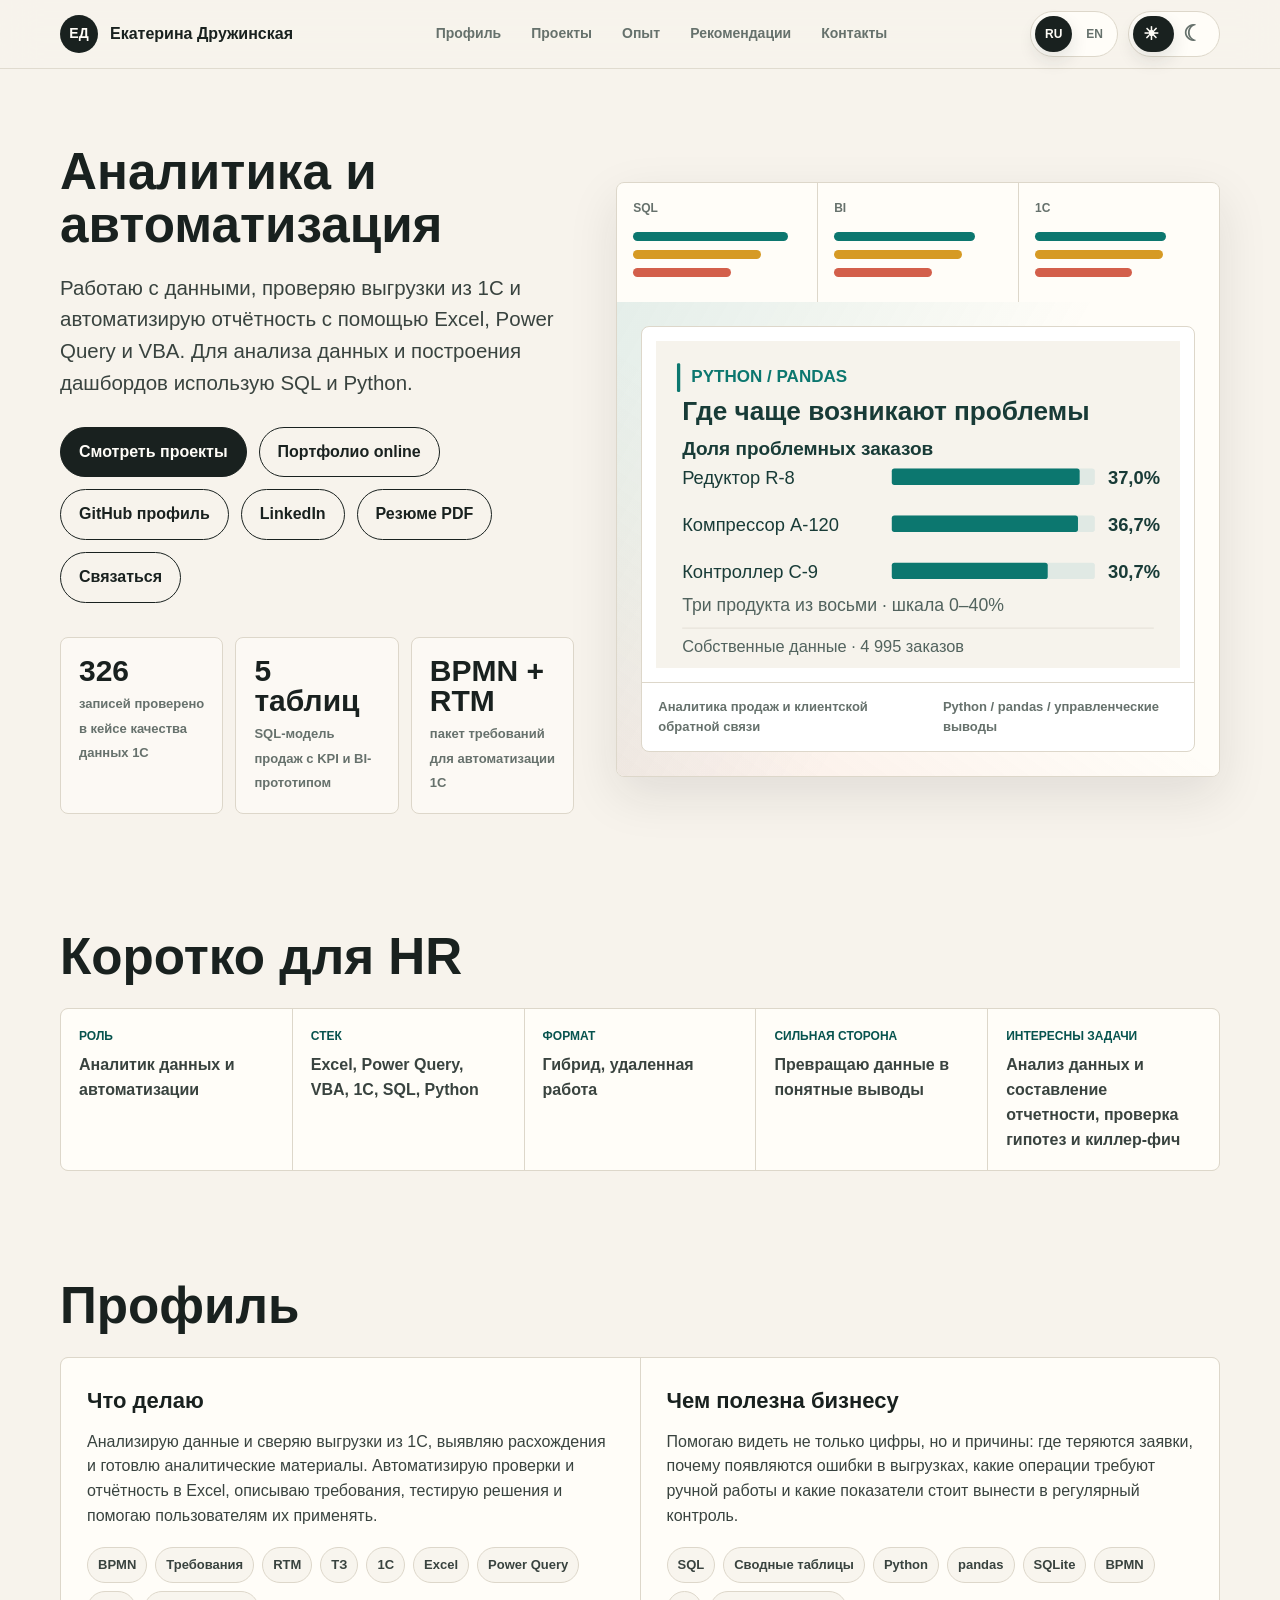
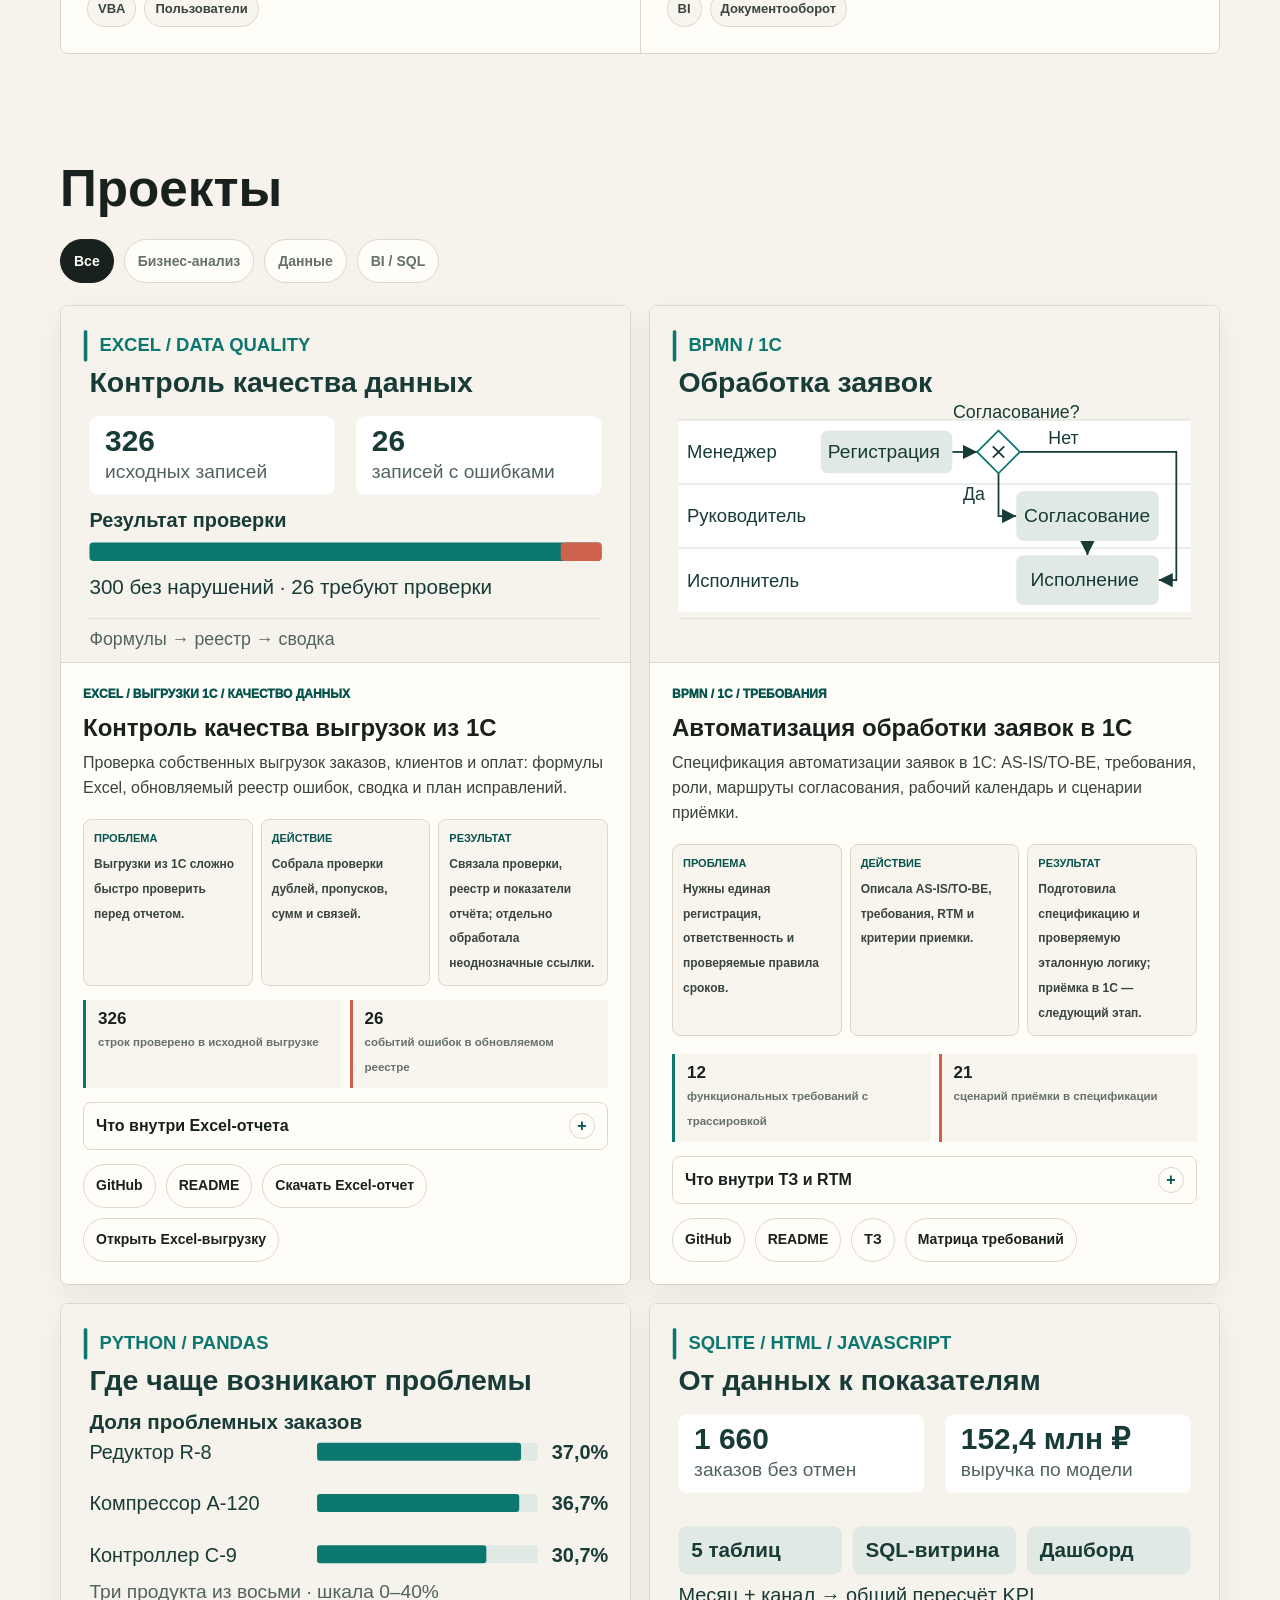
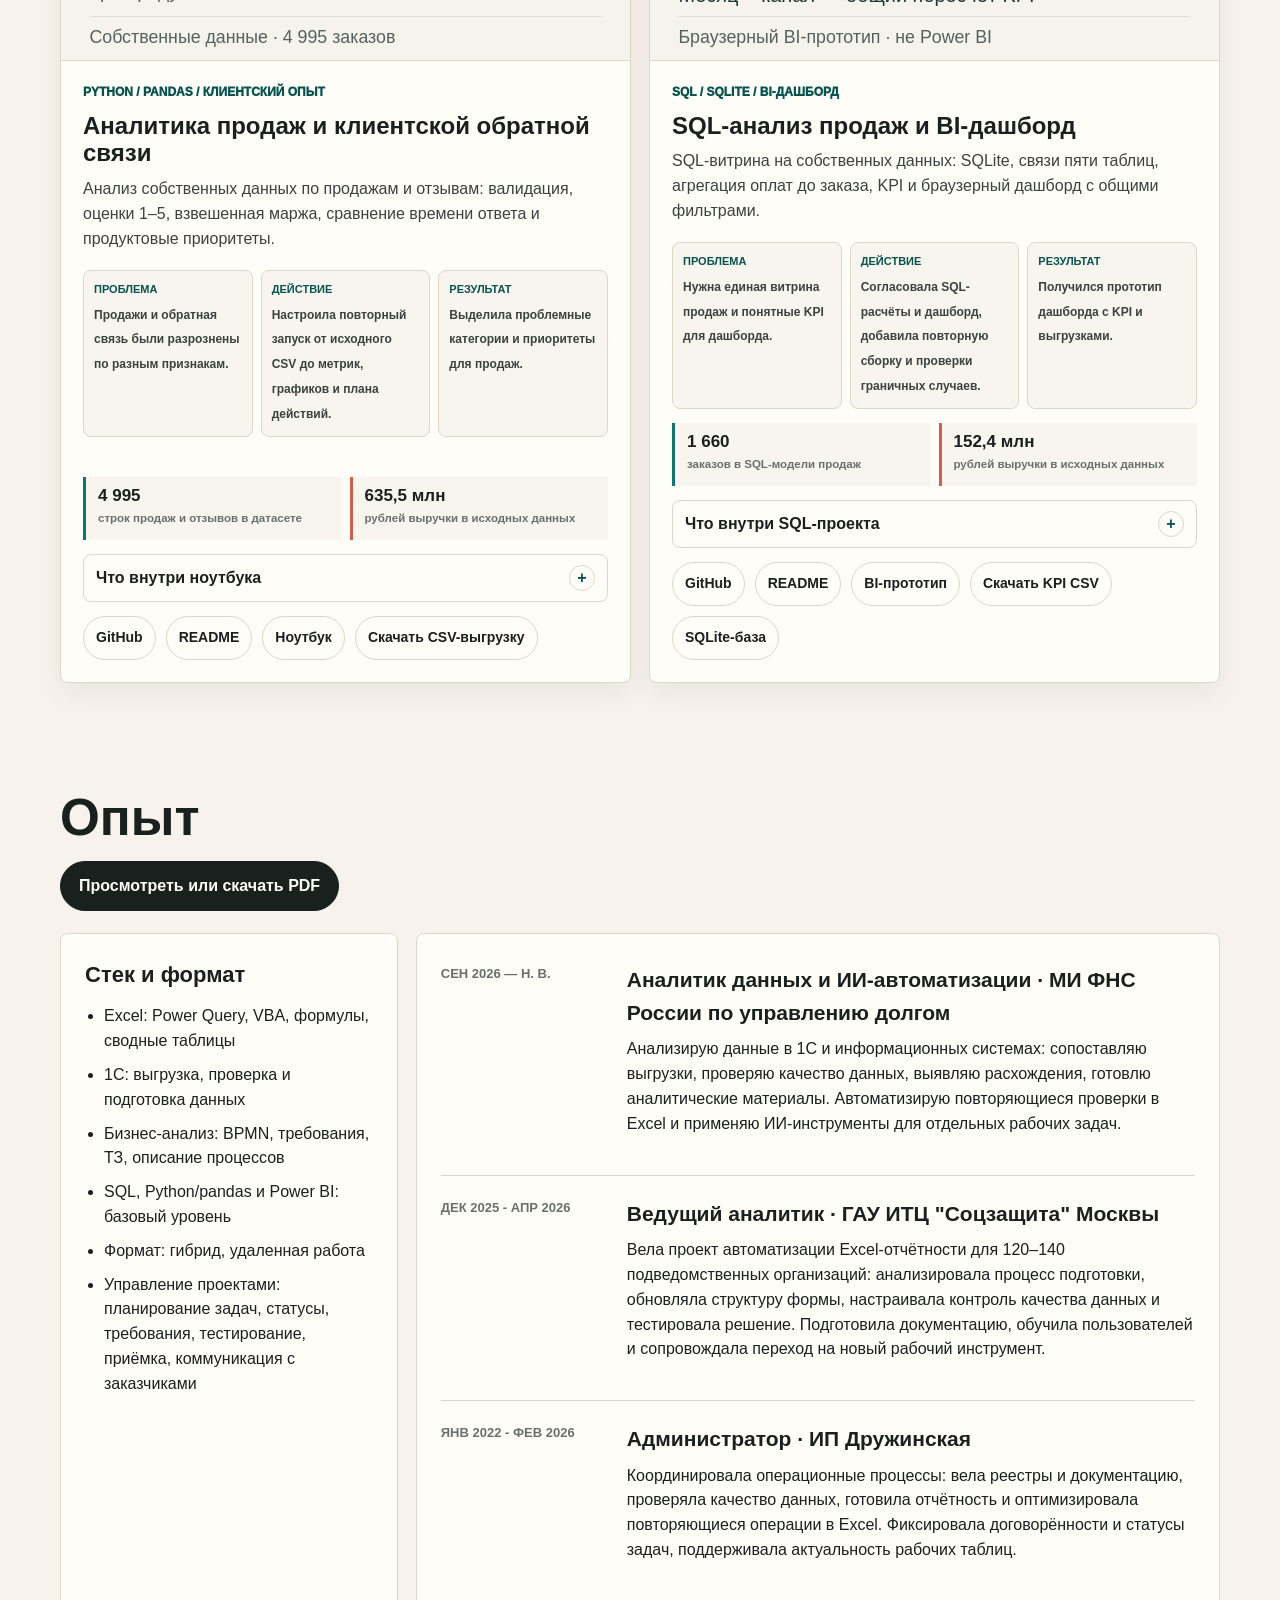
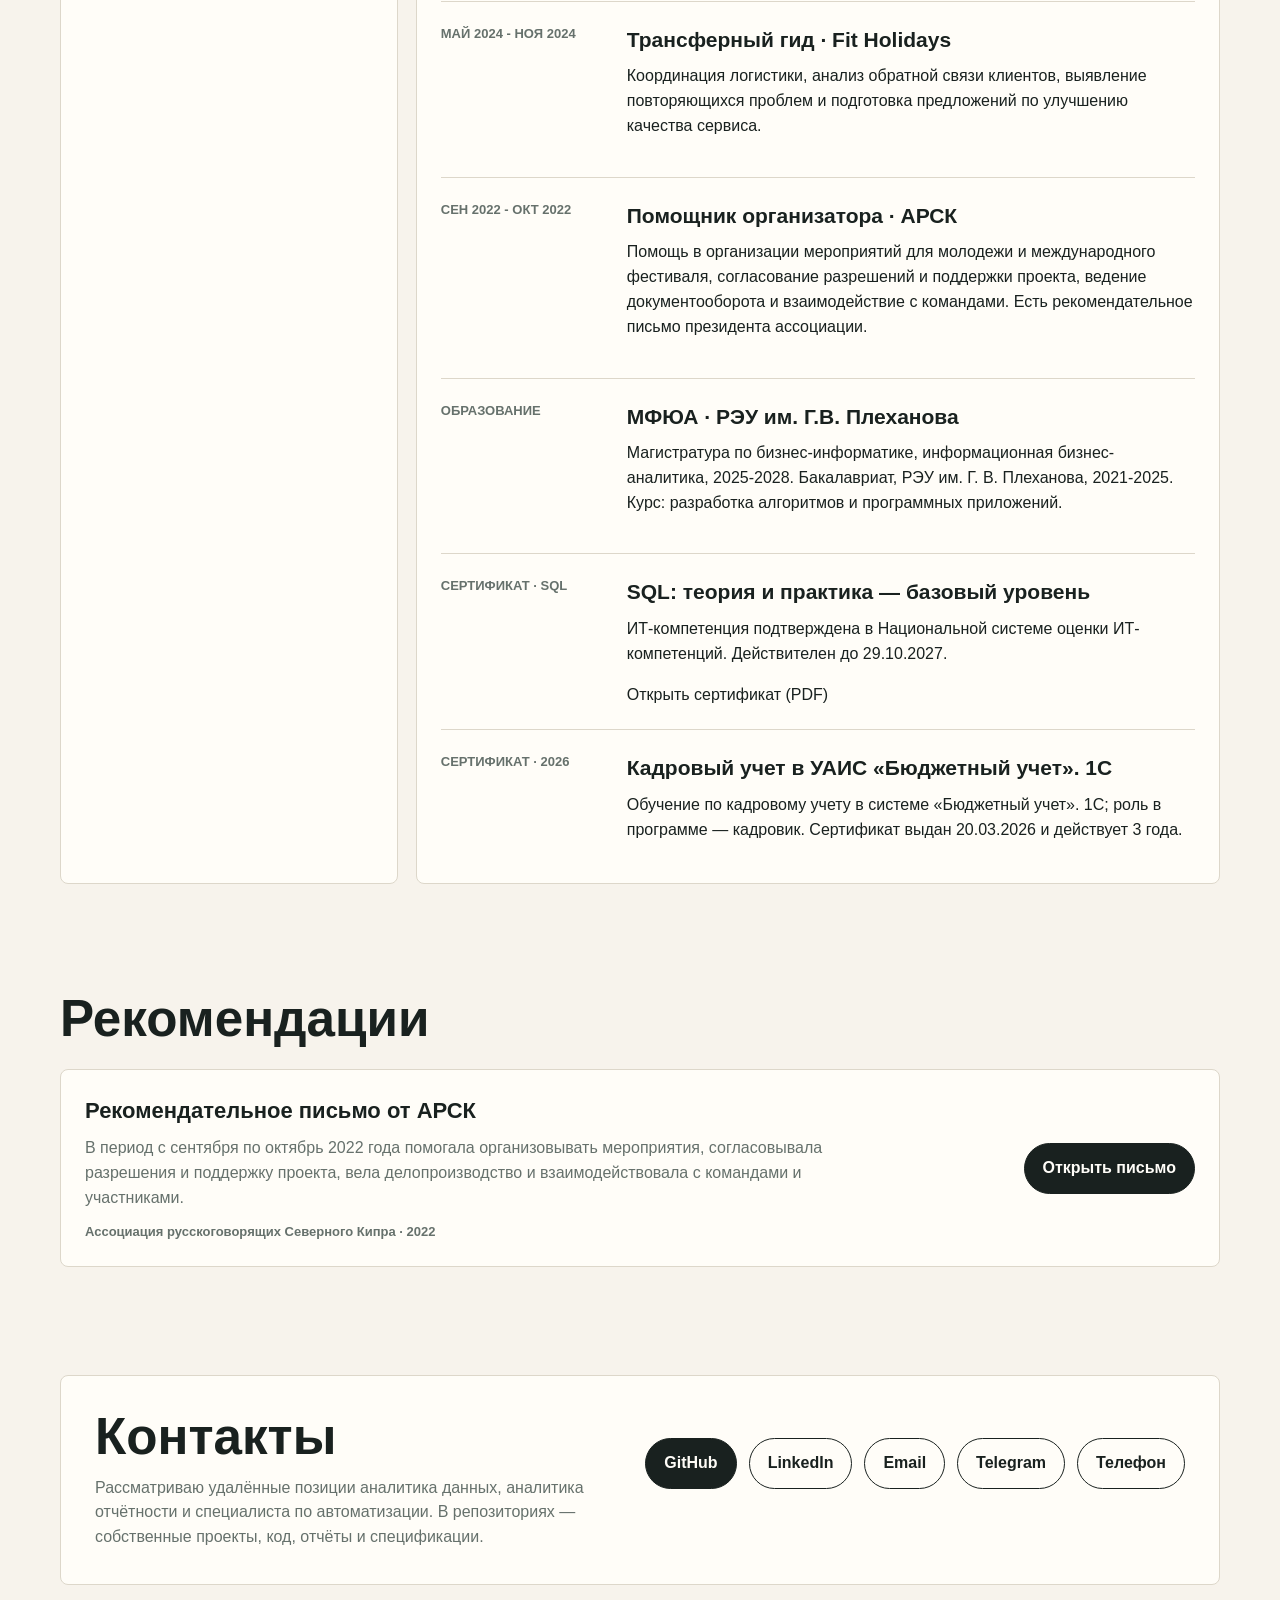
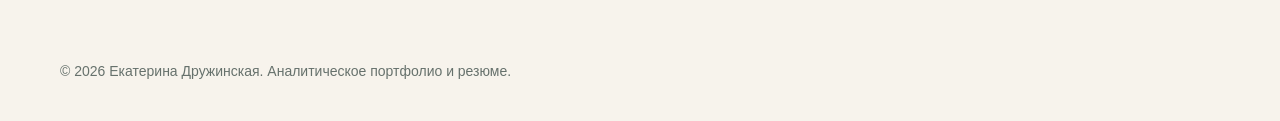
<file: index.html>
<!doctype html>
<html lang="ru">
<head>
  <meta charset="utf-8">
  <meta name="viewport" content="width=device-width, initial-scale=1">
  <meta name="description" content="Екатерина Дружинская — аналитик данных и автоматизации. Excel, Power Query, VBA, 1С, SQL, Python/pandas, контроль качества данных и аналитические проекты.">
  <link rel="icon" href="data:image/svg+xml,%3Csvg xmlns='http://www.w3.org/2000/svg' viewBox='0 0 64 64'%3E%3Crect width='64' height='64' rx='32' fill='%2319211f'/%3E%3Ctext x='32' y='39' text-anchor='middle' font-family='Arial,sans-serif' font-size='20' font-weight='700' fill='%23fffdf8'%3E%D0%95%D0%94%3C/text%3E%3C/svg%3E">
  <title>Дружинская Екатерина / Druzhinskaya Ekaterina · resume</title>
  <style>
    :root {
      --bg: #f7f3ec;
      --paper: #fffdf8;
      --ink: #19211f;
      --muted: #66716c;
      --line: #ddd7ca;
      --teal: #0c776f;
      --teal-dark: #07534e;
      --coral: #d35f4b;
      --amber: #d69a24;
      --blue: #2f5f91;
      --shadow: 0 18px 50px rgba(25, 33, 31, 0.1);
      --topbar-bg: rgba(247, 243, 236, 0.92);
      --lead: #39433f;
      --panel-soft: #f8f5ee;
      --metric-bg: rgba(255, 253, 248, 0.68);
    }

    :root[data-theme="dark"] {
      --bg: #151816;
      --paper: #202522;
      --ink: #f3f0e8;
      --muted: #b9c0ba;
      --line: #3a403b;
      --teal: #50b7a9;
      --teal-dark: #8cd6cc;
      --coral: #e68270;
      --amber: #e1b44a;
      --blue: #89acd8;
      --shadow: 0 18px 50px rgba(0, 0, 0, 0.28);
      --topbar-bg: rgba(21, 24, 22, 0.9);
      --lead: #d7ddd7;
      --panel-soft: #252b27;
      --metric-bg: #202522;
    }

    * {
      box-sizing: border-box;
    }

    html {
      scroll-behavior: smooth;
    }

    body {
      margin: 0;
      background: var(--bg);
      color: var(--ink);
      font-family: Inter, "Segoe UI", Roboto, Arial, sans-serif;
      line-height: 1.55;
      transition: background 0.35s ease, color 0.35s ease;
    }

    a {
      color: inherit;
      text-decoration: none;
    }

    img {
      display: block;
      max-width: 100%;
    }

    .shell {
      width: min(1160px, calc(100% - 32px));
      margin: 0 auto;
    }

    .topbar {
      position: sticky;
      top: 0;
      z-index: 20;
      border-bottom: 1px solid rgba(221, 215, 202, 0.84);
      background: var(--topbar-bg);
      backdrop-filter: blur(18px);
    }

    .nav {
      display: flex;
      align-items: center;
      justify-content: space-between;
      min-height: 68px;
      gap: 20px;
    }

    .brand {
      display: flex;
      align-items: center;
      gap: 12px;
      min-height: 44px;
      min-width: 212px;
      font-weight: 800;
    }

    .brand-mark {
      display: grid;
      place-items: center;
      width: 38px;
      height: 38px;
      border-radius: 50%;
      background: var(--ink);
      color: var(--paper);
      font-size: 14px;
      letter-spacing: 0;
    }

    .nav-links {
      display: flex;
      align-items: center;
      gap: 8px;
      color: var(--muted);
      font-size: 14px;
      font-weight: 700;
    }

    .nav-actions {
      display: flex;
      align-items: center;
      gap: 10px;
      flex-wrap: wrap;
      justify-content: flex-end;
    }

    .switcher {
      display: flex;
      align-items: center;
      gap: 4px;
      padding: 4px;
      border: 1px solid var(--line);
      border-radius: 999px;
      background: var(--paper);
      transition: border-color 0.25s ease, box-shadow 0.25s ease, background 0.35s ease;
    }

    .theme-switcher {
      position: relative;
      isolation: isolate;
      width: 92px;
      min-width: 92px;
    }

    .theme-switcher::before {
      content: "";
      position: absolute;
      top: 4px;
      bottom: 4px;
      left: 4px;
      z-index: 0;
      width: calc((100% - 8px) / 2);
      border-radius: 999px;
      background: var(--ink);
      box-shadow: 0 8px 18px rgba(25, 33, 31, 0.12);
      transition: transform 0.28s ease, background 0.28s ease;
    }

    .theme-switcher.is-dark::before {
      transform: translateX(100%);
    }

    .switcher button {
      position: relative;
      z-index: 1;
      min-width: 36px;
      min-height: 36px;
      padding: 6px 10px;
      border: 0;
      border-radius: 999px;
      background: transparent;
      color: var(--muted);
      cursor: pointer;
      font: inherit;
      font-size: 12px;
      font-weight: 900;
      transition: transform 0.18s ease, background 0.25s ease, color 0.25s ease;
    }

    .switcher button:hover,
    .switcher button:focus-visible {
      transform: translateY(-1px);
      outline: none;
    }

    .switcher button.is-active {
      background: var(--ink);
      color: var(--paper);
      box-shadow: 0 8px 18px rgba(25, 33, 31, 0.12);
    }

    .theme-switcher button.is-active {
      background: transparent;
      box-shadow: none;
    }

    .theme-switcher [data-theme-choice] {
      display: inline-flex;
      align-items: center;
      justify-content: center;
      gap: 0;
      font-size: 18px;
      line-height: 1;
    }

    .theme-switcher [data-theme-choice]::before {
      display: none;
    }

    .theme-switcher [data-theme-choice="dark"] {
      font-size: 22px;
    }

    html.theme-shift body {
      animation: theme-shift 0.42s ease;
    }

    .nav-links a {
      padding: 9px 11px;
      border-radius: 999px;
    }

    .nav-links a:hover,
    .nav-links a:focus-visible {
      background: var(--paper);
      color: var(--ink);
      outline: none;
    }

    .hero {
      padding: 56px 0 42px;
    }

    .hero-grid {
      display: grid;
      grid-template-columns: minmax(0, 0.92fr) minmax(380px, 1.08fr);
      gap: 42px;
      align-items: center;
    }

    .hero-copy {
      display: flex;
      flex-direction: column;
      justify-content: center;
      min-height: 500px;
      padding: 20px 0;
    }

    h1,
    h2,
    h3,
    p {
      margin-top: 0;
    }

    h1 {
      max-width: 790px;
      margin-bottom: 20px;
      font-size: clamp(38px, 4vw, 56px);
      line-height: 1.04;
      letter-spacing: 0;
    }

    .lead {
      max-width: 700px;
      margin-bottom: 28px;
      color: var(--lead);
      font-size: clamp(17px, 1.6vw, 21px);
    }

    .actions {
      display: flex;
      flex-wrap: wrap;
      gap: 12px;
      margin-bottom: 34px;
    }

    .button {
      display: inline-flex;
      align-items: center;
      justify-content: center;
      min-height: 46px;
      padding: 12px 18px;
      border: 1px solid var(--ink);
      border-radius: 999px;
      font-weight: 850;
      transition: transform 0.18s ease, box-shadow 0.18s ease, background 0.18s ease;
    }

    .button:hover,
    .button:focus-visible {
      transform: translateY(-2px);
      box-shadow: 0 10px 26px rgba(25, 33, 31, 0.13);
      outline: none;
    }

    .button.primary {
      background: var(--ink);
      color: var(--paper);
    }

    .button.secondary {
      background: transparent;
    }

    .hero-metrics {
      display: grid;
      grid-template-columns: repeat(3, minmax(0, 1fr));
      gap: 12px;
      max-width: 690px;
    }

    .metric {
      min-height: 116px;
      padding: 18px;
      border: 1px solid var(--line);
      border-radius: 8px;
      background: var(--metric-bg);
    }

    :root[data-theme="dark"] .metric {
      background: #202522;
    }

    .metric strong {
      display: block;
      margin-bottom: 5px;
      font-size: 30px;
      line-height: 1;
    }

    .metric span {
      color: var(--muted);
      font-size: 13px;
      font-weight: 700;
    }

    .hero-visual {
      display: flex;
      flex-direction: column;
      min-height: 500px;
      overflow: hidden;
      border: 1px solid var(--line);
      border-radius: 8px;
      background: var(--paper);
      box-shadow: var(--shadow);
    }

    .visual-top {
      display: grid;
      grid-template-columns: repeat(3, 1fr);
      gap: 1px;
      background: var(--line);
    }

    .visual-tile {
      min-height: 104px;
      padding: 16px;
      background: var(--paper);
    }

    .visual-tile b {
      display: block;
      margin-bottom: 14px;
      color: var(--muted);
      font-size: 12px;
      text-transform: uppercase;
    }

    .bar {
      display: block;
      height: 9px;
      margin-bottom: 9px;
      border-radius: 999px;
      background: var(--teal);
    }

    .bar:nth-of-type(2) {
      width: 76%;
      background: var(--amber);
    }

    .bar:nth-of-type(3) {
      width: 58%;
      background: var(--coral);
    }

    .visual-main {
      display: grid;
      flex: 1;
      align-items: center;
      padding: 24px;
      background:
        linear-gradient(120deg, rgba(12, 119, 111, 0.11), transparent 55%),
        linear-gradient(35deg, rgba(211, 95, 75, 0.1), transparent 48%),
        var(--paper);
    }

    .dashboard-shot {
      overflow: hidden;
      border: 1px solid var(--line);
      border-radius: 8px;
      background: #ffffff;
    }

    .dashboard-shot img {
      width: 100%;
      padding: 14px;
      height: auto;
      object-fit: contain;
      object-position: center;
    }

    .caption {
      display: flex;
      justify-content: space-between;
      gap: 14px;
      padding: 14px 16px;
      border-top: 1px solid var(--line);
      color: var(--muted);
      font-size: 13px;
      font-weight: 700;
    }

    section {
      padding: 54px 0;
    }

    section[id] {
      scroll-margin-top: 92px;
    }

    .section-head {
      display: grid;
      grid-template-columns: minmax(0, 0.86fr) minmax(260px, 0.54fr);
      gap: 26px;
      align-items: end;
      margin-bottom: 24px;
    }

    h2 {
      margin-bottom: 0;
      font-size: clamp(30px, 4vw, 52px);
      line-height: 1.04;
      letter-spacing: 0;
    }

    .section-head p {
      margin-bottom: 0;
      color: var(--muted);
      font-size: 16px;
    }

    .hr-summary {
      display: grid;
      grid-template-columns: repeat(5, minmax(0, 1fr));
      gap: 1px;
      overflow: hidden;
      border: 1px solid var(--line);
      border-radius: 8px;
      background: var(--line);
    }

    .summary-item {
      padding: 18px;
      background: var(--paper);
    }

    .summary-item b {
      display: block;
      margin-bottom: 8px;
      color: var(--teal-dark);
      font-size: 12px;
      text-transform: uppercase;
    }

    .summary-item span {
      color: var(--lead);
      font-weight: 760;
    }

    .profile-band {
      display: grid;
      grid-template-columns: 1fr 1fr;
      gap: 1px;
      overflow: hidden;
      border: 1px solid var(--line);
      border-radius: 8px;
      background: var(--line);
    }

    .profile-panel {
      padding: 26px;
      background: var(--paper);
    }

    .profile-panel h3 {
      margin-bottom: 12px;
      font-size: 22px;
    }

    .profile-panel p {
      margin-bottom: 0;
      color: var(--lead);
    }

    .skills {
      display: flex;
      flex-wrap: wrap;
      gap: 8px;
      margin-top: 18px;
    }

    .skill {
      padding: 7px 10px;
      border: 1px solid var(--line);
      border-radius: 999px;
      background: var(--panel-soft);
      color: var(--lead);
      font-size: 13px;
      font-weight: 800;
    }

    .filters {
      display: flex;
      flex-wrap: wrap;
      gap: 10px;
      margin: 4px 0 22px;
    }

    .filter {
      min-height: 44px;
      padding: 9px 13px;
      border: 1px solid var(--line);
      border-radius: 999px;
      background: var(--paper);
      color: var(--muted);
      cursor: pointer;
      font: inherit;
      font-size: 14px;
      font-weight: 850;
      transition: transform 0.18s ease, border-color 0.18s ease, background 0.18s ease;
    }

    .filter.is-active {
      border-color: var(--ink);
      background: var(--ink);
      color: var(--paper);
    }

    .projects {
      display: grid;
      grid-template-columns: repeat(2, minmax(0, 1fr));
      gap: 18px;
    }

    .project {
      display: flex;
      flex-direction: column;
      min-height: 100%;
      overflow: hidden;
      border: 1px solid var(--line);
      border-radius: 8px;
      background: var(--paper);
      box-shadow: 0 10px 28px rgba(25, 33, 31, 0.06);
      transition: transform 0.25s ease, box-shadow 0.25s ease, border-color 0.25s ease;
    }

    .project[hidden] {
      display: none;
    }

    .project:hover,
    .project:focus-within {
      transform: translateY(-4px);
      border-color: color-mix(in srgb, var(--teal) 45%, var(--line));
      box-shadow: 0 18px 42px rgba(25, 33, 31, 0.12);
    }

    .project-media {
      position: relative;
      overflow: hidden;
      border-bottom: 1px solid var(--line);
      background:
        linear-gradient(135deg, rgba(12, 119, 111, 0.08), transparent 42%),
        #ffffff;
    }

    .project-media img {
      width: 100%;
      height: auto;
      aspect-ratio: 8 / 5;
      padding: 0;
      object-fit: contain;
      object-position: center;
      transition: transform 0.3s ease, filter 0.3s ease;
    }

    .project:hover .project-media img {
      transform: scale(1.015);
      filter: saturate(1.06);
    }

    .project-body {
      display: flex;
      flex: 1;
      flex-direction: column;
      padding: 22px;
    }

    .project-kicker {
      margin-bottom: 10px;
      color: var(--teal-dark);
      font-size: 12px;
      font-weight: 950;
      text-transform: uppercase;
    }

    .project h3 {
      margin-bottom: 10px;
      font-size: 24px;
      line-height: 1.16;
    }

    .project p {
      color: var(--lead);
    }

    .case-flow {
      display: grid;
      grid-template-columns: repeat(3, minmax(0, 1fr));
      gap: 8px;
      margin: 2px 0 14px;
    }

    .case-step {
      padding: 10px;
      border: 1px solid var(--line);
      border-radius: 8px;
      background: var(--panel-soft);
    }

    .case-step b {
      display: block;
      margin-bottom: 4px;
      color: var(--teal-dark);
      font-size: 11px;
      text-transform: uppercase;
    }

    .case-step span {
      color: var(--lead);
      font-size: 12px;
      font-weight: 720;
    }

    .project-stats {
      display: grid;
      grid-template-columns: repeat(2, minmax(0, 1fr));
      gap: 8px;
      margin: auto 0 14px;
    }

    .project-stat {
      min-height: 58px;
      padding: 10px 12px;
      border-left: 3px solid var(--teal);
      background: var(--panel-soft);
    }

    .project-stat:nth-child(2) {
      border-left-color: var(--coral);
    }

    .project-stat b {
      display: block;
      font-size: 17px;
      line-height: 1.1;
    }

    .project-stat span {
      color: var(--muted);
      font-size: 11.5px;
      font-weight: 750;
    }

    .project-links {
      display: flex;
      flex-wrap: wrap;
      gap: 10px;
    }

    .file-preview {
      margin: 0 0 14px;
      border: 1px solid var(--line);
      border-radius: 8px;
      background: var(--paper);
    }

    .file-preview summary {
      display: flex;
      align-items: center;
      justify-content: space-between;
      gap: 12px;
      min-height: 44px;
      padding: 10px 12px;
      color: var(--ink);
      cursor: pointer;
      font-weight: 850;
      list-style: none;
    }

    .file-preview summary::-webkit-details-marker {
      display: none;
    }

    .file-preview summary::after {
      content: "+";
      display: grid;
      flex: 0 0 24px;
      width: 24px;
      height: 24px;
      place-items: center;
      border: 1px solid var(--line);
      border-radius: 50%;
      color: var(--teal-dark);
      transition: transform 0.2s ease;
    }

    .file-preview[open] summary::after {
      transform: rotate(45deg);
    }

    .file-preview ul {
      margin: 0;
      padding: 0 16px 14px 28px;
      color: var(--lead);
      font-size: 13px;
    }

    .text-link {
      display: inline-flex;
      align-items: center;
      justify-content: center;
      min-height: 44px;
      padding: 8px 12px;
      border: 1px solid var(--line);
      border-radius: 999px;
      color: var(--ink);
      font-size: 14px;
      font-weight: 850;
    }

    .text-link:hover,
    .text-link:focus-visible {
      border-color: var(--ink);
      transform: translateY(-1px);
      outline: none;
    }

    .resume-actions {
      display: flex;
      flex-wrap: wrap;
      gap: 12px;
      margin: -8px 0 22px;
    }

    .experience {
      display: grid;
      grid-template-columns: minmax(270px, 0.42fr) 1fr;
      gap: 18px;
    }

    .resume-card,
    .timeline {
      border: 1px solid var(--line);
      border-radius: 8px;
      background: var(--paper);
    }

    .resume-card {
      padding: 24px;
    }

    .resume-card h3 {
      margin-bottom: 12px;
      font-size: 22px;
    }

    .resume-card p {
      color: var(--muted);
    }

    .resume-card ul,
    .timeline ul {
      margin: 0;
      padding-left: 19px;
    }

    .resume-card li,
    .timeline li {
      margin-bottom: 9px;
    }

    .recommendation-card {
      display: grid;
      grid-template-columns: minmax(0, 1fr) auto;
      align-items: center;
      gap: 24px;
      padding: 24px;
      border: 1px solid var(--line);
      border-radius: 8px;
      background: var(--paper);
    }

    .recommendation-card h3 {
      margin-bottom: 8px;
      font-size: 22px;
    }

    .recommendation-card p {
      max-width: 760px;
      margin: 0;
      color: var(--muted);
    }

    .recommendation-meta {
      margin-top: 12px;
      color: var(--muted);
      font-size: 13px;
      font-weight: 800;
    }

    .timeline {
      padding: 8px 24px 24px;
    }

    .timeline-item {
      display: grid;
      grid-template-columns: 168px 1fr;
      gap: 18px;
      padding: 22px 0;
      border-bottom: 1px solid var(--line);
    }

    .timeline-item:last-child {
      border-bottom: 0;
      padding-bottom: 0;
    }

    .timeline-date {
      color: var(--muted);
      font-size: 13px;
      font-weight: 900;
      text-transform: uppercase;
    }

    .timeline h3 {
      margin-bottom: 8px;
      font-size: 21px;
    }

    .contact {
      display: grid;
      grid-template-columns: minmax(0, 1fr) auto;
      gap: 24px;
      align-items: center;
      padding: 34px;
      border: 1px solid var(--line);
      border-radius: 8px;
      background: var(--paper);
    }

    .contact h2 {
      margin-bottom: 12px;
    }

    .contact p {
      max-width: 760px;
      margin-bottom: 0;
      color: var(--muted);
    }

    .reveal {
      opacity: 0.32;
      transform: translateY(18px);
      transition: opacity 0.55s ease, transform 0.55s ease;
    }

    .reveal.is-visible {
      opacity: 1;
      transform: translateY(0);
    }

    @keyframes theme-shift {
      0% {
        filter: saturate(0.8);
      }
      50% {
        filter: saturate(1.18);
      }
      100% {
        filter: saturate(1);
      }
    }

    footer {
      padding: 22px 0 38px;
      color: var(--muted);
      font-size: 14px;
    }

    @media (max-width: 1080px) {
      .hero-grid {
        grid-template-columns: 1fr;
        gap: 26px;
      }

      .hero-copy,
      .hero-visual {
        min-height: auto;
      }

      h1 {
        max-width: 820px;
        font-size: clamp(40px, 7vw, 62px);
      }

      .hero-visual {
        max-height: none;
      }
    }

    @media (max-width: 920px) {
      .nav {
        align-items: flex-start;
        flex-direction: column;
        padding: 14px 0;
      }

      .nav-links {
        width: 100%;
        overflow-x: auto;
        padding-bottom: 2px;
      }

      .nav-actions {
        width: 100%;
        justify-content: flex-start;
      }

      .hero {
        padding-top: 36px;
      }

      .section-head,
      .hr-summary,
      .profile-band,
      .projects,
      .experience,
      .contact {
        grid-template-columns: 1fr;
      }

      .hero-metrics {
        grid-template-columns: 1fr;
      }

      .contact {
        align-items: start;
      }

      .recommendation-card {
        grid-template-columns: 1fr;
      }
    }

    @media (max-width: 620px) {
      .shell {
        width: min(100% - 22px, 1160px);
      }

      .topbar {
        position: static;
      }

      .nav {
        gap: 10px;
        min-height: auto;
        padding: 10px 0 12px;
      }

      .brand {
        width: 100%;
        min-width: 0;
      }

      .nav-links {
        display: grid;
        grid-template-columns: repeat(5, minmax(0, 1fr));
        gap: 4px;
        overflow: visible;
        padding-bottom: 0;
        font-size: 10px;
      }

      .nav-links a {
        display: inline-flex;
        align-items: center;
        justify-content: center;
        min-height: 44px;
        padding: 8px 4px;
        text-align: center;
      }

      .nav-actions {
        display: grid;
        grid-template-columns: 104px minmax(0, 1fr);
        gap: 8px;
      }

      .switcher {
        width: 100%;
        min-width: 0;
      }

      .switcher button {
        flex: 1 1 0;
        min-width: 44px;
        min-height: 44px;
        padding: 7px 8px;
        font-size: 12px;
      }

      .hero {
        padding-top: 30px;
        padding-bottom: 28px;
      }

      h1 {
        font-size: clamp(34px, 10vw, 44px);
      }

      .lead {
        font-size: 17px;
      }

      .recommendation-card {
        padding: 18px;
      }

      section {
        padding: 38px 0;
      }

      section[id] {
        scroll-margin-top: 16px;
      }

      .visual-top,
      .project-stats,
      .case-flow {
        grid-template-columns: 1fr;
      }

      .project-media img {
        height: auto;
        padding: 0;
      }

      .visual-tile {
        min-height: 96px;
      }

      .dashboard-shot img {
        padding: 10px;
      }

      .project-body,
      .profile-panel,
      .resume-card,
      .timeline,
      .contact {
        padding: 20px;
      }

      .timeline-item {
        grid-template-columns: 1fr;
        gap: 8px;
      }

      .caption {
        flex-direction: column;
      }

      .button,
      .text-link {
        width: 100%;
      }
    }

    @media (prefers-reduced-motion: reduce) {
      html {
        scroll-behavior: auto;
      }

      *,
      *::before,
      *::after {
        animation-duration: 0.01ms !important;
        animation-iteration-count: 1 !important;
        transition-duration: 0.01ms !important;
      }

      .reveal {
        opacity: 1;
        transform: none;
      }
    }
  </style>
</head>
<body>
  <header class="topbar">
    <div class="shell nav">
      <a class="brand" href="#top" aria-label="К началу страницы">
        <span class="brand-mark">ЕД</span>
        <span>Екатерина Дружинская</span>
      </a>
      <nav class="nav-links" aria-label="Главная навигация">
        <a href="#profile" data-i18n="navProfile">Профиль</a>
        <a href="#projects" data-i18n="navProjects">Проекты</a>
        <a href="#resume" data-i18n="navResume">Резюме</a>
        <a href="#recommendations" data-i18n="navRecommendations">Рекомендации</a>
        <a href="#contact" data-i18n="navContact">Контакты</a>
      </nav>
      <div class="nav-actions" aria-label="Настройки отображения">
        <div class="switcher" aria-label="Переключение языка">
          <button type="button" data-language="ru" class="is-active">RU</button>
          <button type="button" data-language="en">EN</button>
        </div>
        <div class="switcher theme-switcher" aria-label="Переключение темы">
          <button type="button" data-theme-choice="sage" class="is-active" aria-label="Светлая тема" title="Светлая тема">☀</button>
          <button type="button" data-theme-choice="dark" aria-label="Темная тема" title="Темная тема">☾</button>
        </div>
      </div>
    </div>
  </header>

  <main id="top">
    <section class="hero">
      <div class="shell hero-grid">
        <div class="hero-copy">
          <h1 data-i18n="heroTitle">Аналитика и автоматизация</h1>
          <p class="lead" data-i18n="heroLead">Работаю с данными, проверяю выгрузки из 1С и автоматизирую отчётность с помощью Excel, Power Query и VBA. Для анализа данных и построения дашбордов использую SQL и Python.</p>
          <div class="actions">
            <a class="button primary" href="#projects" data-i18n="heroProjects">Смотреть проекты</a>
            <a class="button secondary" href="https://druzhinskaia.github.io/" target="_blank" rel="noreferrer" data-i18n="heroPortfolio">Портфолио online</a>
            <a class="button secondary" href="https://github.com/druzhinskaia" target="_blank" rel="noreferrer" data-i18n="heroGithub">GitHub профиль</a>
            <a class="button secondary" href="https://www.linkedin.com/in/ekaterinadruzhinskaia/" target="_blank" rel="noreferrer">LinkedIn</a>
            <a class="button secondary" href="output/pdf/druzhinskaya-ekaterina-resume.pdf?v=20261007-audit" target="_blank" data-i18n="heroPdf">Резюме PDF</a>
            <a class="button secondary" href="#contact" data-i18n="heroContact">Связаться</a>
          </div>
          <div class="hero-metrics" aria-label="Ключевые показатели портфолио">
            <div class="metric">
              <strong>326</strong>
              <span data-i18n="metricProjects">записей проверено в кейсе качества данных 1С</span>
            </div>
            <div class="metric">
              <strong data-i18n="metricYears">5 таблиц</strong>
              <span data-i18n="metricExperience">SQL-модель продаж с KPI и BI-прототипом</span>
            </div>
            <div class="metric">
              <strong data-i18n="metricStack">BPMN + RTM</strong>
              <span data-i18n="metricTools">пакет требований для автоматизации 1С</span>
            </div>
          </div>
        </div>

        <div class="hero-visual" aria-label="Визуальная сводка портфолио">
          <div class="visual-top">
            <div class="visual-tile">
              <b>SQL</b>
              <span class="bar" style="width: 92%"></span>
              <span class="bar"></span>
              <span class="bar"></span>
            </div>
            <div class="visual-tile">
              <b>BI</b>
              <span class="bar" style="width: 84%"></span>
              <span class="bar"></span>
              <span class="bar"></span>
            </div>
            <div class="visual-tile">
              <b data-i18n="visual1c">1С</b>
              <span class="bar" style="width: 78%"></span>
              <span class="bar"></span>
              <span class="bar"></span>
            </div>
          </div>
          <div class="visual-main">
            <div class="dashboard-shot">
              <img src="assets/project-covers/python.ru.svg" data-image-ru="assets/project-covers/python.ru.svg" data-image-en="assets/project-covers/python.en.svg" alt="Сравнение доли проблемных заказов по трём продуктам">
              <div class="caption">
                <span data-i18n="heroShotTitle">Аналитика продаж и клиентской обратной связи</span>
                <span data-i18n="heroShotMeta">Python / pandas / управленческие выводы</span>
              </div>
            </div>
          </div>
        </div>
      </div>
    </section>

    <section id="summary">
      <div class="shell">
        <div class="section-head">
          <h2 data-i18n="hrSummaryTitle">Коротко для HR</h2>
        </div>
        <div class="hr-summary">
          <div class="summary-item">
            <b data-i18n="hrRoleLabel">Роль</b>
            <span data-i18n="hrRoleText">Аналитик данных и автоматизации</span>
          </div>
          <div class="summary-item">
            <b data-i18n="hrStackLabel">Стек</b>
            <span data-i18n="hrStackText">Excel, Power Query, VBA, 1С, SQL, Python</span>
          </div>
          <div class="summary-item">
            <b data-i18n="hrFormatLabel">Формат</b>
            <span data-i18n="hrFormatText">Гибрид, удаленная работа</span>
          </div>
          <div class="summary-item">
            <b data-i18n="hrStrengthLabel">Сильная сторона</b>
            <span data-i18n="hrStrengthText">Превращаю данные в понятные выводы</span>
          </div>
          <div class="summary-item">
            <b data-i18n="hrTargetLabel">Интересны задачи</b>
            <span data-i18n="hrTargetText">Анализ данных и составление отчетности, проверка гипотез и киллер-фич</span>
          </div>
        </div>
      </div>
    </section>

    <section id="profile">
      <div class="shell">
        <div class="section-head">
          <h2 data-i18n="profileTitle">Профиль</h2>
        </div>
        <div class="profile-band">
          <article class="profile-panel">
            <h3 data-i18n="profileWorkTitle">Что делаю</h3>
            <p data-i18n="profileWorkText">Анализирую данные и сверяю выгрузки из 1С, выявляю расхождения и готовлю аналитические материалы. Автоматизирую проверки и отчётность в Excel, описываю требования, тестирую решения и помогаю пользователям их применять.</p>
            <div class="skills" aria-label="Навыки">
              <span class="skill">BPMN</span>
              <span class="skill" data-i18n="skillRequirements">Требования</span>
              <span class="skill">RTM</span>
              <span class="skill">ТЗ</span>
              <span class="skill">1С</span>
              <span class="skill">Excel</span>
              <span class="skill">Power Query</span>
              <span class="skill">VBA</span>
              <span class="skill" data-i18n="skillUsers">Пользователи</span>
            </div>
          </article>
          <article class="profile-panel">
            <h3 data-i18n="profileValueTitle">Чем полезна бизнесу</h3>
            <p data-i18n="profileValueText">Помогаю видеть не только цифры, но и причины: где теряются заявки, почему появляются ошибки в выгрузках, какие операции требуют ручной работы и какие показатели стоит вынести в регулярный контроль.</p>
            <div class="skills" aria-label="Инструменты">
              <span class="skill">SQL</span>
              <span class="skill" data-i18n="skillPivot">Сводные таблицы</span>
              <span class="skill">Python</span>
              <span class="skill">pandas</span>
              <span class="skill">SQLite</span>
              <span class="skill">BPMN</span>
              <span class="skill">BI</span>
              <span class="skill" data-i18n="skillDocs">Документооборот</span>
            </div>
          </article>
        </div>
      </div>
    </section>

    <section id="projects">
      <div class="shell">
        <div class="section-head">
          <h2 data-i18n="projectsTitle">Проекты</h2>
        </div>
        <div class="filters" aria-label="Фильтр проектов">
          <button class="filter is-active" type="button" data-filter="all" data-i18n="filterAll">Все</button>
          <button class="filter" type="button" data-filter="business" data-i18n="filterBusiness">Бизнес-анализ</button>
          <button class="filter" type="button" data-filter="data" data-i18n="filterData">Данные</button>
          <button class="filter" type="button" data-filter="bi">BI / SQL</button>
        </div>

        <div class="projects">
          <article class="project" data-tags="data business">
            <div class="project-media">
              <img src="assets/project-covers/excel.ru.svg" data-image-ru="assets/project-covers/excel.ru.svg" data-image-en="assets/project-covers/excel.en.svg" alt="Результат контроля качества: 326 записей, 26 записей с нарушениями">
            </div>
            <div class="project-body">
              <div class="project-kicker" data-i18n="project1Kicker">Excel / выгрузки 1С / качество данных</div>
              <h3 data-i18n="project1Title">Контроль качества выгрузок из 1С</h3>
              <p data-i18n="project1Text">Проверка собственных выгрузок заказов, клиентов и оплат: формулы Excel, обновляемый реестр ошибок, сводка и план исправлений.</p>
              <div class="case-flow">
                <div class="case-step">
                  <b data-i18n="caseProblem">Проблема</b>
                  <span data-i18n="project1Problem">Выгрузки из 1С сложно быстро проверить перед отчетом.</span>
                </div>
                <div class="case-step">
                  <b data-i18n="caseAction">Действие</b>
                  <span data-i18n="project1Action">Собрала проверки дублей, пропусков, сумм и связей.</span>
                </div>
                <div class="case-step">
                  <b data-i18n="caseResult">Результат</b>
                  <span data-i18n="project1Result">Связала проверки, реестр и показатели отчёта; отдельно обработала неоднозначные ссылки.</span>
                </div>
              </div>
              <div class="project-stats">
                <div class="project-stat">
                  <b>326</b>
                  <span data-i18n="project1Stat1">строк проверено в исходной выгрузке</span>
                </div>
                <div class="project-stat">
                  <b>26</b>
                  <span data-i18n="project1Stat2">событий ошибок в обновляемом реестре</span>
                </div>
              </div>
              <details class="file-preview">
                <summary data-i18n="project1PreviewTitle">Что внутри Excel-отчета</summary>
                <ul>
                  <li data-i18n="project1Preview1">Сводка по качеству данных</li>
                  <li data-i18n="project1Preview2">Реестр ошибок по строкам</li>
                  <li data-i18n="project1Preview3">Формулы проверок и контрольные статусы</li>
                  <li data-i18n="project1Preview4">План исправлений для владельца процесса</li>
                </ul>
              </details>
              <div class="project-links">
                <a class="text-link" href="https://github.com/druzhinskaia/data-quality-control-1c-exports" target="_blank" rel="noreferrer">GitHub</a>
                <a class="text-link" href="https://github.com/druzhinskaia/data-quality-control-1c-exports/blob/main/README.md" target="_blank" rel="noreferrer">README</a>
                <a class="text-link" href="https://github.com/druzhinskaia/data-quality-control-1c-exports/raw/main/result/data_quality_report.xlsx" target="_blank" rel="noreferrer" data-i18n="project1Artifact">Скачать Excel-отчет</a>
                <a class="text-link" href="https://github.com/druzhinskaia/data-quality-control-1c-exports/raw/main/data/raw/orders_raw.xlsx" target="_blank" rel="noreferrer" data-i18n="project1Dataset">Открыть Excel-выгрузку</a>
              </div>
            </div>
          </article>

          <article class="project" data-tags="business">
            <div class="project-media">
              <a href="portfolio-projects/02-bpmn-1c-requirements/03-bpmn/viewer.html" aria-label="Открыть полную BPMN-схему с увеличением"><img src="assets/project-covers/1c.ru.svg" data-image-ru="assets/project-covers/1c.ru.svg" data-image-en="assets/project-covers/1c.en.svg" alt="Фрагмент BPMN: регистрация, согласование и исполнение по дорожкам ролей"></a>
            </div>
            <div class="project-body">
              <div class="project-kicker" data-i18n="project2Kicker">BPMN / 1С / требования</div>
              <h3 data-i18n="project2Title">Автоматизация обработки заявок в 1С</h3>
              <p data-i18n="project2Text">Спецификация автоматизации заявок в 1С: AS-IS/TO-BE, требования, роли, маршруты согласования, рабочий календарь и сценарии приёмки.</p>
              <div class="case-flow">
                <div class="case-step">
                  <b data-i18n="caseProblem">Проблема</b>
                  <span data-i18n="project2Problem">Нужны единая регистрация, ответственность и проверяемые правила сроков.</span>
                </div>
                <div class="case-step">
                  <b data-i18n="caseAction">Действие</b>
                  <span data-i18n="project2Action">Описала AS-IS/TO-BE, требования, RTM и критерии приемки.</span>
                </div>
                <div class="case-step">
                  <b data-i18n="caseResult">Результат</b>
                  <span data-i18n="project2Result">Подготовила спецификацию и проверяемую эталонную логику; приёмка в 1С — следующий этап.</span>
                </div>
              </div>
              <div class="project-stats">
                <div class="project-stat">
                  <b>12</b>
                  <span data-i18n="project2Stat1">функциональных требований с трассировкой</span>
                </div>
                <div class="project-stat">
                  <b>21</b>
                  <span data-i18n="project2Stat2">сценарий приёмки в спецификации</span>
                </div>
              </div>
              <details class="file-preview">
                <summary data-i18n="project2PreviewTitle">Что внутри ТЗ и RTM</summary>
                <ul>
                  <li data-i18n="project2Preview1">Цели, границы и роли процесса</li>
                  <li data-i18n="project2Preview2">Функциональные требования к 1С</li>
                  <li data-i18n="project2Preview3">Матрица трассировки требований</li>
                  <li data-i18n="project2Preview4">Критерии приемки и тестовые сценарии</li>
                </ul>
              </details>
              <div class="project-links">
                <a class="text-link" href="https://github.com/druzhinskaia/1c-order-processing-automation" target="_blank" rel="noreferrer">GitHub</a>
                <a class="text-link" href="https://github.com/druzhinskaia/1c-order-processing-automation/blob/main/README.md" target="_blank" rel="noreferrer">README</a>
                <a class="text-link" href="https://github.com/druzhinskaia/1c-order-processing-automation/blob/main/06-specification/technical-specification.md" target="_blank" rel="noreferrer" data-i18n="project2Artifact">ТЗ</a>
                <a class="text-link" href="https://github.com/druzhinskaia/1c-order-processing-automation/blob/main/04-requirements/requirements-traceability-matrix.md" target="_blank" rel="noreferrer" data-i18n="project2Matrix">Матрица требований</a>
              </div>
            </div>
          </article>

          <article class="project" data-tags="data bi">
            <div class="project-media">
              <a href="portfolio-projects/03-sales-feedback-python-analytics/screenshots/04_priority_matrix.png" aria-label="Открыть полную матрицу приоритетов"><img src="assets/project-covers/python.ru.svg" data-image-ru="assets/project-covers/python.ru.svg" data-image-en="assets/project-covers/python.en.svg" alt="Сравнение доли проблемных заказов по трём продуктам"></a>
            </div>
            <div class="project-body">
              <div class="project-kicker" data-i18n="project3Kicker">Python / pandas / клиентский опыт</div>
              <h3 data-i18n="project3Title">Аналитика продаж и клиентской обратной связи</h3>
              <p data-i18n="project3Text">Анализ собственных данных по продажам и отзывам: валидация, оценки 1–5, взвешенная маржа, сравнение времени ответа и продуктовые приоритеты.</p>
              <div class="case-flow">
                <div class="case-step">
                  <b data-i18n="caseProblem">Проблема</b>
                  <span data-i18n="project3Problem">Продажи и обратная связь были разрознены по разным признакам.</span>
                </div>
                <div class="case-step">
                  <b data-i18n="caseAction">Действие</b>
                  <span data-i18n="project3Action">Настроила повторный запуск от исходного CSV до метрик, графиков и плана действий.</span>
                </div>
                <div class="case-step">
                  <b data-i18n="caseResult">Результат</b>
                  <span data-i18n="project3Result">Выделила проблемные категории и приоритеты для продаж.</span>
                </div>
              </div>
              <div class="project-stats">
                <div class="project-stat">
                  <b>4 995</b>
                  <span data-i18n="project3Stat1">строк продаж и отзывов в датасете</span>
                </div>
                <div class="project-stat">
                  <b data-i18n="project3RevenueValue">635,5 млн</b>
                  <span data-i18n="project3Stat2">рублей выручки в исходных данных</span>
                </div>
              </div>
              <details class="file-preview">
                <summary data-i18n="project3PreviewTitle">Что внутри ноутбука</summary>
                <ul>
                  <li data-i18n="project3Preview1">Очистка и подготовка таблицы</li>
                  <li data-i18n="project3Preview2">Оценки 1–5, баланс оценок и операционные метрики</li>
                  <li data-i18n="project3Preview3">Графики по продуктам и месяцам</li>
                  <li data-i18n="project3Preview4">Матрица приоритетов и рекомендации</li>
                </ul>
              </details>
              <div class="project-links">
                <a class="text-link" href="https://github.com/druzhinskaia/customer-feedback-sales-analytics" target="_blank" rel="noreferrer">GitHub</a>
                <a class="text-link" href="https://github.com/druzhinskaia/customer-feedback-sales-analytics/blob/main/README.md" target="_blank" rel="noreferrer">README</a>
                <a class="text-link" href="https://github.com/druzhinskaia/customer-feedback-sales-analytics/blob/main/notebooks/sales_feedback_analysis.ipynb" target="_blank" rel="noreferrer" data-i18n="project3Artifact">Ноутбук</a>
                <a class="text-link" href="https://raw.githubusercontent.com/druzhinskaia/customer-feedback-sales-analytics/main/data/processed/sales_feedback_clean.csv" target="_blank" rel="noreferrer" data-i18n="project3Dataset">Скачать CSV-выгрузку</a>
              </div>
            </div>
          </article>

          <article class="project" data-tags="bi data">
            <div class="project-media">
              <a href="portfolio-projects/04-sql-bi-dashboard/dashboard/" aria-label="Открыть интерактивный SQL-дашборд"><img src="assets/project-covers/sql.ru.svg" data-image-ru="assets/project-covers/sql.ru.svg" data-image-en="assets/project-covers/sql.en.svg" alt="SQL-модель: пять таблиц, 1660 заказов без отмен, 152,4 млн рублей выручки"></a>
            </div>
            <div class="project-body">
              <div class="project-kicker" data-i18n="project4Kicker">SQL / SQLite / BI-дашборд</div>
              <h3 data-i18n="project4Title">SQL-анализ продаж и BI-дашборд</h3>
              <p data-i18n="project4Text">SQL-витрина на собственных данных: SQLite, связи пяти таблиц, агрегация оплат до заказа, KPI и браузерный дашборд с общими фильтрами.</p>
              <div class="case-flow">
                <div class="case-step">
                  <b data-i18n="caseProblem">Проблема</b>
                  <span data-i18n="project4Problem">Нужна единая витрина продаж и понятные KPI для дашборда.</span>
                </div>
                <div class="case-step">
                  <b data-i18n="caseAction">Действие</b>
                  <span data-i18n="project4Action">Согласовала SQL-расчёты и дашборд, добавила повторную сборку и проверки граничных случаев.</span>
                </div>
                <div class="case-step">
                  <b data-i18n="caseResult">Результат</b>
                  <span data-i18n="project4Result">Получился прототип дашборда с KPI и выгрузками.</span>
                </div>
              </div>
              <div class="project-stats">
                <div class="project-stat">
                  <b>1 660</b>
                  <span data-i18n="project4Stat1">заказов в SQL-модели продаж</span>
                </div>
                <div class="project-stat">
                  <b data-i18n="project4RevenueValue">152,4 млн</b>
                  <span data-i18n="project4Stat2">рублей выручки в исходных данных</span>
                </div>
              </div>
              <details class="file-preview">
                <summary data-i18n="project4PreviewTitle">Что внутри SQL-проекта</summary>
                <ul>
                  <li data-i18n="project4Preview1">Схема SQLite и загрузка данных</li>
                  <li data-i18n="project4Preview2">Связи, агрегированные витрины и оконное ранжирование</li>
                  <li data-i18n="project4Preview3">KPI по выручке, марже и дебиторке</li>
                  <li data-i18n="project4Preview4">HTML-дашборд: фильтры месяца и канала для всех блоков</li>
                </ul>
              </details>
              <div class="project-links">
                <a class="text-link" href="https://github.com/druzhinskaia/sales-performance-sql-bi-dashboard" target="_blank" rel="noreferrer">GitHub</a>
                <a class="text-link" href="https://github.com/druzhinskaia/sales-performance-sql-bi-dashboard/blob/main/README.md" target="_blank" rel="noreferrer">README</a>
                <a class="text-link" href="https://druzhinskaia.github.io/portfolio-projects/04-sql-bi-dashboard/dashboard/" target="_blank" rel="noreferrer" data-i18n="project4Artifact">BI-прототип</a>
                <a class="text-link" href="https://raw.githubusercontent.com/druzhinskaia/sales-performance-sql-bi-dashboard/main/result/kpi_summary.csv" target="_blank" rel="noreferrer" data-i18n="project4Dataset">Скачать KPI CSV</a>
                <a class="text-link" href="https://github.com/druzhinskaia/sales-performance-sql-bi-dashboard/raw/main/data/retail_sales.db" target="_blank" rel="noreferrer" data-i18n="project4Database">SQLite-база</a>
              </div>
            </div>
          </article>
        </div>
      </div>
    </section>

    <section id="resume">
      <div class="shell">
        <div class="section-head">
          <h2 data-i18n="resumeTitle">Опыт</h2>
        </div>
        <div class="resume-actions">
          <a class="button primary" href="output/pdf/druzhinskaya-ekaterina-resume.pdf?v=20261007-audit" target="_blank" data-i18n="resumePdf">Просмотреть или скачать PDF</a>
        </div>
        <div class="experience">
          <aside class="resume-card">
            <h3 data-i18n="stackTitle">Стек и формат</h3>
            <ul>
              <li data-i18n="stack1">Excel: Power Query, VBA, формулы, сводные таблицы</li>
              <li data-i18n="stack2">1С: выгрузка, проверка и подготовка данных</li>
              <li data-i18n="stack3">Бизнес-анализ: BPMN, требования, ТЗ, описание процессов</li>
              <li data-i18n="stack4">SQL, Python/pandas и Power BI: базовый уровень</li>
              <li data-i18n="stack5">Формат: гибрид, удаленная работа</li>
              <li data-i18n="stack6">Управление проектами: планирование задач, статусы, требования, тестирование, приёмка, коммуникация с заказчиками</li>
            </ul>
          </aside>
          <div class="timeline">
            <article class="timeline-item">
              <div class="timeline-date" data-i18n="expCurrentDate">Сен 2026 — н. в.</div>
              <div>
                <h3 data-i18n="expCurrentTitle">Аналитик данных и ИИ-автоматизации · МИ ФНС России по управлению долгом</h3>
                <p data-i18n="expCurrentText">Анализирую данные в 1С и информационных системах: сопоставляю выгрузки, проверяю качество данных, выявляю расхождения, готовлю аналитические материалы. Автоматизирую повторяющиеся проверки в Excel и применяю ИИ-инструменты для отдельных рабочих задач.</p>
              </div>
            </article>
            <article class="timeline-item">
              <div class="timeline-date" data-i18n="exp1Date">Дек 2025 - апр 2026</div>
              <div>
                <h3 data-i18n="exp1Title">Ведущий аналитик · ГАУ ИТЦ "Соцзащита" Москвы</h3>
                <p data-i18n="exp1Text">Сбор, обработка и структурирование данных, подготовка отчетов и визуализаций, автоматизация отчетности в Excel, работа с данными в 1С и контроль качества данных.</p>
              </div>
            </article>
            <article class="timeline-item">
              <div class="timeline-date" data-i18n="exp2Date">Янв 2022 - фев 2026</div>
              <div>
                <h3 data-i18n="exp2Title">Администратор · ИП Дружинская</h3>
                <p data-i18n="exp2Text">Работа с большим объемом документов и данных, оцифровка и структурирование информации, актуализация баз данных, контроль корректности данных, отчеты и сводные таблицы.</p>
              </div>
            </article>
            <article class="timeline-item">
              <div class="timeline-date" data-i18n="exp3Date">Май 2024 - ноя 2024</div>
              <div>
                <h3 data-i18n="exp3Title">Трансферный гид · Fit Holidays</h3>
                <p data-i18n="exp3Text">Координация логистики, анализ обратной связи клиентов, выявление повторяющихся проблем и подготовка предложений по улучшению качества сервиса.</p>
              </div>
            </article>
            <article class="timeline-item">
              <div class="timeline-date" data-i18n="exp4Date">Сен 2022 - окт 2022</div>
              <div>
                <h3 data-i18n="exp4Title">Помощник организатора · АРСК</h3>
                <p data-i18n="exp4Text">Помощь в организации мероприятий для молодежи и международного фестиваля, согласование разрешений и поддержки проекта, ведение документооборота и взаимодействие с командами. Есть рекомендательное письмо президента ассоциации.</p>
              </div>
            </article>
            <article class="timeline-item">
              <div class="timeline-date" data-i18n="educationDate">Образование</div>
              <div>
                <h3 data-i18n="educationTitle">МФЮА · РЭУ им. Г.В. Плеханова</h3>
                <p data-i18n="educationText">Магистратура по бизнес-информатике, информационная бизнес-аналитика, 2025-2028. Бакалавриат, РЭУ им. Г. В. Плеханова, 2021-2025. Курс: разработка алгоритмов и программных приложений.</p>
              </div>
            </article>
            <article class="timeline-item" id="sql-certificate">
              <div class="timeline-date" data-i18n="sqlCertificateDate">Сертификат · SQL</div>
              <div>
                <h3 data-i18n="sqlCertificateTitle">SQL: теория и практика — базовый уровень</h3>
                <p data-i18n="sqlCertificateText">ИТ-компетенция подтверждена в Национальной системе оценки ИТ-компетенций. Действителен до 29.10.2027.</p>
                <a href="assets/certificates/sql-basic-2026.pdf" target="_blank" rel="noreferrer" data-i18n="sqlCertificateOpen">Открыть сертификат (PDF)</a>
              </div>
            </article>
            <article class="timeline-item">
              <div class="timeline-date" data-i18n="certificateDate">Сертификат · 2026</div>
              <div>
                <h3 data-i18n="certificateTitle">Кадровый учет в УАИС «Бюджетный учет». 1С</h3>
                <p data-i18n="certificateText">Обучение по кадровому учету в системе «Бюджетный учет». 1С; роль в программе — кадровик. Сертификат выдан 20.03.2026 и действует 3 года.</p>
              </div>
            </article>
          </div>
        </div>
      </div>
    </section>

    <section id="recommendations">
      <div class="shell">
        <div class="section-head">
          <h2 data-i18n="recommendationsTitle">Рекомендации</h2>
        </div>
        <article class="recommendation-card">
          <div>
            <h3 data-i18n="recommendationTitle">Рекомендательное письмо от АРСК</h3>
            <p data-i18n="recommendationText">В период с сентября по октябрь 2022 года помогала организовывать мероприятия, согласовывала разрешения и поддержку проекта, вела делопроизводство и взаимодействовала с командами и участниками.</p>
            <div class="recommendation-meta" data-i18n="recommendationMeta">Ассоциация русскоговорящих Северного Кипра · 2022</div>
          </div>
          <a class="button primary" href="recommendations/recommendation-arsk-2022.pdf" target="_blank" rel="noreferrer" data-i18n="recommendationOpen">Открыть письмо</a>
        </article>
      </div>
    </section>

    <section id="contact">
      <div class="shell">
        <div class="contact">
          <div>
            <h2 data-i18n="contactTitle">Контакты</h2>
            <p data-i18n="contactText">Рассматриваю удалённые позиции аналитика данных, аналитика отчётности и специалиста по автоматизации. В репозиториях — собственные проекты, код, отчёты и спецификации.</p>
          </div>
          <div class="actions">
            <a class="button primary" href="https://github.com/druzhinskaia" target="_blank" rel="noreferrer">GitHub</a>
            <a class="button secondary" href="https://www.linkedin.com/in/ekaterinadruzhinskaia/" target="_blank" rel="noreferrer">LinkedIn</a>
            <a class="button secondary" href="mailto:comfe2436@gmail.com">Email</a>
            <a class="button secondary" href="https://t.me/dru_zh" target="_blank" rel="noreferrer">Telegram</a>
            <a class="button secondary" href="tel:+79851100175" data-i18n="phoneButton">Телефон</a>
          </div>
        </div>
      </div>
    </section>
  </main>

  <footer>
    <div class="shell">
      <span data-i18n="footerText">© 2026 Екатерина Дружинская. Аналитическое портфолио и резюме.</span>
    </div>
  </footer>

  <script>
    const translations = {
      ru: {
        project3RevenueValue: "635,5 млн",
        project4RevenueValue: "152,4 млн",
        resumePdfUrl: "output/pdf/druzhinskaya-ekaterina-resume.pdf?v=20261007-audit",
        pageTitle: "Дружинская Екатерина / Druzhinskaya Ekaterina · resume",
        description: "Екатерина Дружинская — аналитик данных и автоматизации. Excel, Power Query, VBA, 1С, SQL, Python/pandas, контроль качества данных и аналитические проекты.",
        navProfile: "Профиль",
        navProjects: "Проекты",
        navResume: "Опыт",
        navRecommendations: "Рекомендации",
        navContact: "Контакты",
        themeSage: "Светлая",
        themeDark: "Темная",
        heroTitle: "Аналитика и автоматизация",
        heroLead: "Работаю с данными, проверяю выгрузки из 1С и автоматизирую отчётность с помощью Excel, Power Query и VBA. Для анализа данных и построения дашбордов использую SQL и Python.",
        heroProjects: "Смотреть проекты",
        heroPortfolio: "Портфолио online",
        heroGithub: "GitHub профиль",
        heroPdf: "Резюме PDF",
        heroContact: "Связаться",
        metricProjects: "записей проверено в кейсе качества данных 1С",
        metricYears: "5 таблиц",
        metricExperience: "SQL-модель продаж с KPI и BI-прототипом",
        metricStack: "BPMN + RTM",
        metricTools: "пакет требований для автоматизации 1С",
        visual1c: "1С",
        heroShotTitle: "Аналитика продаж и клиентской обратной связи",
        heroShotMeta: "Python / pandas / управленческие выводы",
        hrSummaryTitle: "Коротко для HR",
        hrRoleLabel: "Роль",
        hrRoleText: "Аналитик данных и автоматизации",
        hrStackLabel: "Стек",
        hrStackText: "Excel, Power Query, VBA, 1С, SQL, Python",
        hrFormatLabel: "Формат",
        hrFormatText: "Гибрид, удаленная работа",
        hrStrengthLabel: "Сильная сторона",
        hrStrengthText: "Превращаю данные в понятные выводы",
        hrTargetLabel: "Интересны задачи",
        hrTargetText: "Анализ данных и составление отчетности, проверка гипотез и киллер-фич",
        profileTitle: "Профиль",
        profileWorkTitle: "Что делаю",
        profileWorkText: "Анализирую данные и сверяю выгрузки из 1С, выявляю расхождения и готовлю аналитические материалы. Автоматизирую проверки и отчётность в Excel, описываю требования, тестирую решения и помогаю пользователям их применять.",
        skillRequirements: "Требования",
        skillUsers: "Пользователи",
        profileValueTitle: "Чем полезна бизнесу",
        profileValueText: "Помогаю видеть не только цифры, но и причины: где теряются заявки, почему появляются ошибки в выгрузках, какие операции требуют ручной работы и какие показатели стоит вынести в регулярный контроль.",
        skillPivot: "Сводные таблицы",
        skillDocs: "Документооборот",
        projectsTitle: "Проекты",
        filterAll: "Все",
        filterBusiness: "Бизнес-анализ",
        filterData: "Данные",
        project1Kicker: "Excel / выгрузки 1С / качество данных",
        project1Title: "Контроль качества выгрузок из 1С",
        project1Text: "Проверка собственных выгрузок заказов, клиентов и оплат: формулы Excel, обновляемый реестр ошибок, сводка и план исправлений.",
        caseProblem: "Проблема",
        caseAction: "Действие",
        caseResult: "Результат",
        project1Problem: "Выгрузки из 1С сложно быстро проверить перед отчетом.",
        project1Action: "Собрала проверки дублей, пропусков, сумм и связей.",
        project1Result: "Связала проверки, реестр и показатели отчёта; отдельно обработала неоднозначные ссылки.",
        project1Stat1: "строк проверено в исходной выгрузке",
        project1Stat2: "событий ошибок в обновляемом реестре",
        project1PreviewTitle: "Что внутри Excel-отчета",
        project1Preview1: "Сводка по качеству данных",
        project1Preview2: "Реестр ошибок по строкам",
        project1Preview3: "Формулы проверок и контрольные статусы",
        project1Preview4: "План исправлений для владельца процесса",
        project1Artifact: "Скачать Excel-отчет",
        project1Dataset: "Открыть Excel-выгрузку",
        project2Kicker: "BPMN / 1С / требования",
        project2Title: "Автоматизация обработки заявок в 1С",
        project2Text: "Спецификация автоматизации заявок в 1С: AS-IS/TO-BE, требования, роли, маршруты согласования, рабочий календарь и сценарии приёмки.",
        project2Problem: "Нужны единая регистрация, ответственность и проверяемые правила сроков.",
        project2Action: "Описала AS-IS/TO-BE, требования, RTM и критерии приемки.",
        project2Result: "Подготовила спецификацию и проверяемую эталонную логику; приёмка в 1С — следующий этап.",
        project2Stat1: "функциональных требований с трассировкой",
        project2Stat2: "сценарий приёмки в спецификации",
        project2PreviewTitle: "Что внутри ТЗ и RTM",
        project2Preview1: "Цели, границы и роли процесса",
        project2Preview2: "Функциональные требования к 1С",
        project2Preview3: "Матрица трассировки требований",
        project2Preview4: "Критерии приемки и тестовые сценарии",
        project2Artifact: "ТЗ",
        project2Matrix: "Матрица требований",
        project3Kicker: "Python / pandas / клиентский опыт",
        project3Title: "Аналитика продаж и клиентской обратной связи",
        project3Text: "Анализ собственных данных по продажам и отзывам: валидация, оценки 1–5, взвешенная маржа, сравнение времени ответа и продуктовые приоритеты.",
        project3Problem: "Продажи и обратная связь были разрознены по разным признакам.",
        project3Action: "Настроила повторный запуск от исходного CSV до метрик, графиков и плана действий.",
        project3Result: "Выделила проблемные категории и приоритеты для продаж.",
        project3Stat1: "строк продаж и отзывов в датасете",
        project3Stat2: "рублей выручки в исходных данных",
        project3PreviewTitle: "Что внутри ноутбука",
        project3Preview1: "Очистка и подготовка таблицы",
        project3Preview2: "Оценки 1–5, баланс оценок и операционные метрики",
        project3Preview3: "Графики по продуктам и месяцам",
        project3Preview4: "Матрица приоритетов и рекомендации",
        project3Artifact: "Ноутбук",
        project3Dataset: "Скачать CSV-выгрузку",
        project4Kicker: "SQL / SQLite / BI-дашборд",
        project4Title: "SQL-анализ продаж и BI-дашборд",
        project4Text: "SQL-витрина на собственных данных: SQLite, связи пяти таблиц, агрегация оплат до заказа, KPI и браузерный дашборд с общими фильтрами.",
        project4Problem: "Нужна единая витрина продаж и понятные KPI для дашборда.",
        project4Action: "Согласовала SQL-расчёты и дашборд, добавила повторную сборку и проверки граничных случаев.",
        project4Result: "Получился прототип дашборда с KPI и выгрузками.",
        project4Stat1: "заказов в SQL-модели продаж",
        project4Stat2: "рублей выручки в исходных данных",
        project4PreviewTitle: "Что внутри SQL-проекта",
        project4Preview1: "Схема SQLite и загрузка данных",
        project4Preview2: "Связи, агрегированные витрины и оконное ранжирование",
        project4Preview3: "KPI по выручке, марже и дебиторке",
        project4Preview4: "HTML-дашборд: фильтры месяца и канала для всех блоков",
        project4Artifact: "BI-прототип",
        project4Dataset: "Скачать KPI CSV",
        project4Database: "SQLite-база",
        recommendationsTitle: "Рекомендации",
        recommendationTitle: "Рекомендательное письмо от АРСК",
        recommendationText: "В период с сентября по октябрь 2022 года помогала организовывать мероприятия, согласовывала разрешения и поддержку проекта, вела делопроизводство и взаимодействовала с командами и участниками.",
        recommendationMeta: "Ассоциация русскоговорящих Северного Кипра · 2022",
        recommendationOpen: "Открыть письмо",
        resumeTitle: "Опыт",
        resumePdf: "Просмотреть или скачать PDF",
        stackTitle: "Стек и формат",
        stack1: "Excel: Power Query, VBA, формулы, сводные таблицы",
        stack2: "1С: выгрузка, проверка и подготовка данных",
        stack3: "Бизнес-анализ: BPMN, требования, ТЗ, описание процессов",
        stack4: "SQL, Python/pandas и Power BI: базовый уровень",
        stack5: "Формат: гибрид, удаленная работа",
        stack6: "Управление проектами: планирование задач, статусы, требования, тестирование, приёмка, коммуникация с заказчиками",
        expCurrentDate: "Сен 2026 — н. в.",
        expCurrentTitle: "Аналитик данных и ИИ-автоматизации · МИ ФНС России по управлению долгом",
        expCurrentText: "Анализирую данные в 1С и информационных системах: сопоставляю выгрузки, проверяю качество данных, выявляю расхождения, готовлю аналитические материалы. Автоматизирую повторяющиеся проверки в Excel и применяю ИИ-инструменты для отдельных рабочих задач.",
        exp1Date: "Дек 2025 - апр 2026",
        exp1Title: "Ведущий аналитик · ГАУ ИТЦ \"Соцзащита\" Москвы",
        exp1Text: "Вела проект автоматизации Excel-отчётности для 120–140 подведомственных организаций: анализировала процесс подготовки, обновляла структуру формы, настраивала контроль качества данных и тестировала решение. Подготовила документацию, обучила пользователей и сопровождала переход на новый рабочий инструмент.",
        exp2Date: "Янв 2022 - фев 2026",
        exp2Title: "Администратор · ИП Дружинская",
        exp2Text: "Координировала операционные процессы: вела реестры и документацию, проверяла качество данных, готовила отчётность и оптимизировала повторяющиеся операции в Excel. Фиксировала договорённости и статусы задач, поддерживала актуальность рабочих таблиц.",
        exp3Date: "Май 2024 - ноя 2024",
        exp3Title: "Трансферный гид · Fit Holidays",
        exp3Text: "Координация логистики, анализ обратной связи клиентов, выявление повторяющихся проблем и подготовка предложений по улучшению качества сервиса.",
        exp4Date: "Сен 2022 - окт 2022",
        exp4Title: "Помощник организатора · АРСК",
        exp4Text: "Помощь в организации мероприятий для молодежи и международного фестиваля, согласование разрешений и поддержки проекта, ведение документооборота и взаимодействие с командами. Есть рекомендательное письмо президента ассоциации.",
        educationDate: "Образование",
        educationTitle: "МФЮА · РЭУ им. Г.В. Плеханова",
        educationText: "Магистратура по бизнес-информатике, информационная бизнес-аналитика, 2025-2028. Бакалавриат, РЭУ им. Г. В. Плеханова, 2021-2025. Курс: разработка алгоритмов и программных приложений.",
        sqlCertificateDate: "Сертификат · SQL",
        sqlCertificateTitle: "SQL: теория и практика — базовый уровень",
        sqlCertificateText: "ИТ-компетенция подтверждена в Национальной системе оценки ИТ-компетенций. Действителен до 29.10.2027.",
        sqlCertificateOpen: "Открыть сертификат (PDF)",
        certificateDate: "Сертификат · 2026",
        certificateTitle: "Кадровый учет в УАИС «Бюджетный учет». 1С",
        certificateText: "Обучение по кадровому учету в системе «Бюджетный учет». 1С; роль в программе — кадровик. Сертификат выдан 20.03.2026 и действует 3 года.",
        contactTitle: "Контакты",
        contactText: "Рассматриваю удалённые позиции аналитика данных, аналитика отчётности и специалиста по автоматизации. В репозиториях — собственные проекты, код, отчёты и спецификации.",
        phoneButton: "Телефон",
        footerText: "© 2026 Екатерина Дружинская. Аналитическое портфолио и резюме."
      },
      en: {
        project3RevenueValue: "635.5M",
        project4RevenueValue: "152.4M",
        resumePdfUrl: "output/pdf/druzhinskaya-ekaterina-resume-en.pdf?v=20261007-audit",
        pageTitle: "Druzhinskaya Ekaterina / Екатерина Дружинская · resume",
        description: "Ekaterina Druzhinskaya — data and automation analyst. Excel, Power Query, VBA, 1C, SQL, Python/pandas, data quality and analytics projects.",
        navProfile: "Profile",
        navProjects: "Projects",
        navResume: "Experience",
        navRecommendations: "Recommendations",
        navContact: "Contacts",
        themeSage: "Light",
        themeDark: "Dark",
        heroTitle: "Analytics and Automation",
        heroLead: "I work with data, validate 1C exports and automate reporting with Excel, Power Query and VBA. I use SQL and Python to analyze data and build dashboards.",
        heroProjects: "View projects",
        heroPortfolio: "Online portfolio",
        heroGithub: "GitHub profile",
        heroPdf: "Resume PDF",
        heroContact: "Contact",
        metricProjects: "records checked in the 1C data quality case",
        metricYears: "5 tables",
        metricExperience: "SQL sales model with KPIs and BI prototype",
        metricStack: "BPMN + RTM",
        metricTools: "requirements package for 1C automation",
        visual1c: "1C",
        heroShotTitle: "Sales and customer feedback analytics",
        heroShotMeta: "Python / pandas / management insights",
        hrSummaryTitle: "HR summary",
        hrRoleLabel: "Role",
        hrRoleText: "Data and automation analyst",
        hrStackLabel: "Stack",
        hrStackText: "Excel, Power Query, VBA, 1C, SQL, Python",
        hrFormatLabel: "Format",
        hrFormatText: "Hybrid, remote work",
        hrStrengthLabel: "Strength",
        hrStrengthText: "I turn data into clear insights",
        hrTargetLabel: "Interested in",
        hrTargetText: "Data analysis and reporting, testing hypotheses and killer features",
        profileTitle: "Profile",
        profileWorkTitle: "What I do",
        profileWorkText: "I analyse data and reconcile 1C exports, identify discrepancies and prepare analytical materials. I automate Excel checks and reporting, document requirements, test solutions and help users adopt them.",
        skillRequirements: "Requirements",
        skillUsers: "Users",
        profileValueTitle: "Business value",
        profileValueText: "I help see not only the numbers, but also the causes: where requests get lost, why export errors appear, which operations require manual work and which indicators should be monitored regularly.",
        skillPivot: "Pivot tables",
        skillDocs: "Document flow",
        projectsTitle: "Projects",
        filterAll: "All",
        filterBusiness: "Business analysis",
        filterData: "Data",
        project1Kicker: "Excel / 1C exports / data quality",
        project1Title: "1C Export Data Quality Control",
        project1Text: "Validation of the author’s own order, customer and payment exports: Excel formulas, an updating error register, summary and remediation plan.",
        caseProblem: "Problem",
        caseAction: "Action",
        caseResult: "Result",
        project1Problem: "1C exports were hard to validate quickly before reporting.",
        project1Action: "Built checks for duplicates, gaps, amounts and table links.",
        project1Result: "Linked checks, the error register and report metrics; handled ambiguous references separately.",
        project1Stat1: "rows checked in the source export",
        project1Stat2: "error events in the updating register",
        project1PreviewTitle: "Inside the Excel report",
        project1Preview1: "Data quality summary",
        project1Preview2: "Row-level error register",
        project1Preview3: "Check formulas and control statuses",
        project1Preview4: "Action plan for the process owner",
        project1Artifact: "Download Excel report",
        project1Dataset: "Open Excel export",
        project2Kicker: "BPMN / 1C / requirements",
        project2Title: "1C Order Processing Automation",
        project2Text: "Specification for request processing in 1C: AS-IS/TO-BE, requirements, roles, approval routes, working calendar and acceptance scenarios.",
        project2Problem: "The task needs unified registration, ownership and testable deadline rules.",
        project2Action: "Mapped AS-IS/TO-BE, requirements, RTM and acceptance criteria.",
        project2Result: "Prepared the specification and testable reference rules; target 1C acceptance is the next stage.",
        project2Stat1: "functional requirements with traceability",
        project2Stat2: "acceptance scenarios in the specification",
        project2PreviewTitle: "Inside the spec and RTM",
        project2Preview1: "Goals, scope and process roles",
        project2Preview2: "Functional requirements for 1C",
        project2Preview3: "Requirements traceability matrix",
        project2Preview4: "Acceptance criteria and test scenarios",
        project2Artifact: "Specification",
        project2Matrix: "Requirements matrix",
        project3Kicker: "Python / pandas / customer experience",
        project3Title: "Sales and Customer Feedback Analytics",
        project3Text: "Analysis of the author’s own sales and feedback data: validation, 1–5 ratings, weighted margin, response-time comparisons and product priorities.",
        project3Problem: "Sales and feedback were fragmented across different signals.",
        project3Action: "Built a reproducible run from raw CSV to metrics, charts and an action plan.",
        project3Result: "Identified problematic categories and sales priorities.",
        project3Stat1: "sales and feedback rows in the dataset",
        project3Stat2: "RUB revenue in the source data",
        project3PreviewTitle: "Inside the notebook",
        project3Preview1: "Table cleaning and preparation",
        project3Preview2: "1–5 ratings, rating balance and operational metrics",
        project3Preview3: "Charts by products and months",
        project3Preview4: "Priority matrix and recommendations",
        project3Artifact: "Notebook",
        project3Dataset: "Download CSV export",
        project4Kicker: "SQL / SQLite / BI dashboard",
        project4Title: "SQL Sales Analysis and BI Dashboard",
        project4Text: "SQL mart using the author’s own data: SQLite, five related tables, payments aggregated per order, KPIs and a browser dashboard with shared filters.",
        project4Problem: "The team needed a single sales mart and clear dashboard KPIs.",
        project4Action: "Aligned SQL calculations and the dashboard, added a rebuild command and boundary-case checks.",
        project4Result: "Delivered a dashboard prototype with KPIs and exports.",
        project4Stat1: "orders in the SQL sales model",
        project4Stat2: "RUB revenue in the source data",
        project4PreviewTitle: "Inside the SQL project",
        project4Preview1: "SQLite schema and data loading",
        project4Preview2: "Joins, aggregated marts and window ranking",
        project4Preview3: "Revenue, margin and receivables KPIs",
        project4Preview4: "HTML dashboard: month and channel filters across every panel",
        project4Artifact: "BI prototype",
        project4Dataset: "Download KPI CSV",
        project4Database: "SQLite database",
        recommendationsTitle: "Recommendations",
        recommendationTitle: "Reference letter from ARSK",
        recommendationText: "From September to October 2022, supported event organization, coordinated permissions and project support, maintained document flow and worked with teams and participants.",
        recommendationMeta: "Association of Russian-Speaking Northern Cyprus · 2022",
        recommendationOpen: "Open letter",
        resumeTitle: "Experience",
        resumePdf: "View or download PDF",
        stackTitle: "Stack and format",
        stack1: "Excel: Power Query, VBA, formulas and pivot tables",
        stack2: "1C: data export, validation and preparation",
        stack3: "Business analysis: BPMN, requirements, specifications, process description",
        stack4: "SQL, Python/pandas and Power BI: basic level",
        stack5: "Format: hybrid, remote work",
        stack6: "Project management: task planning, status tracking, requirements, testing, acceptance and stakeholder communication",
        expCurrentDate: "Sep 2026 - present",
        expCurrentTitle: "Data and AI Automation Analyst · Federal Tax Service of Russia",
        expCurrentText: "Analyse data in 1C and information systems: reconcile exports and check data quality, identify discrepancies and prepare analytical materials. Automate recurring Excel checks and use AI tools for selected work tasks.",
        exp1Date: "Dec 2025 - Apr 2026",
        exp1Title: "Lead Analyst · Moscow Social Protection IT Center",
        exp1Text: "Official job title: Lead Analyst; the role did not include team management. Core scope: reporting automation, data quality control and work with 1C exports.",
        exp2Date: "Jan 2022 - Feb 2026",
        exp2Title: "Administrator · Individual Entrepreneur Druzhinskaya",
        exp2Text: "Official job title: Administrator. Actual focus: maintaining and validating operational data, preparing reporting, structuring documents and coordinating processes. Official employment: February 2025 to February 2026.",
        exp3Date: "May 2024 - Nov 2024",
        exp3Title: "Transfer Guide · Fit Holidays",
        exp3Text: "Logistics coordination, customer feedback analysis, recurring issue discovery and proposals for service quality improvement.",
        exp4Date: "Sep 2022 - Oct 2022",
        exp4Title: "Event Organizer Assistant · ARSK",
        exp4Text: "Supported youth and international festival events, coordinated permissions and project support, maintained document flow and worked with teams. Reference letter available from the association president.",
        educationDate: "Education",
        educationTitle: "MFUA · Plekhanov Russian University of Economics",
        educationText: "Master's degree in business informatics, information business analytics, 2025-2028. Bachelor's degree, Plekhanov Russian University of Economics, 2021-2025. Course: algorithm and application development.",
        sqlCertificateDate: "Certificate · SQL",
        sqlCertificateTitle: "SQL: Theory and Practice — Basic Level",
        sqlCertificateText: "IT competency confirmed through the National IT Competency Assessment System. Valid until 29 October 2027.",
        sqlCertificateOpen: "View certificate (PDF)",
        certificateDate: "Certificate · 2026",
        certificateTitle: "HR Records in the 1C Budget Accounting System",
        certificateText: "Training in HR records in the 1C Budget Accounting system; programme role: HR specialist. Issued on 20 March 2026, valid for three years.",
        contactTitle: "Contacts",
        contactText: "Seeking remote data analyst, reporting analyst and automation roles. The repositories contain my projects, code, reports and specifications.",
        phoneButton: "Phone",
        footerText: "© 2026 Ekaterina Druzhinskaya. Analytical portfolio and resume."
      }
    };

    const root = document.documentElement;
    const languageButtons = document.querySelectorAll("[data-language]");
    const themeButtons = document.querySelectorAll("[data-theme-choice]");
    const themeSwitcher = document.querySelector(".theme-switcher");
    const descriptionMeta = document.querySelector('meta[name="description"]');

    function applyLanguage(language) {
      language = language === "en" ? "en" : "ru";
      const dictionary = translations[language] || translations.ru;
      root.lang = language;
      document.title = dictionary.pageTitle;
      descriptionMeta.setAttribute("content", dictionary.description);

      document.querySelectorAll("[data-i18n]").forEach((element) => {
        const key = element.dataset.i18n;
        if (dictionary[key]) {
          element.textContent = dictionary[key];
        }
      });

      document.querySelectorAll('[data-i18n="heroPdf"], [data-i18n="resumePdf"]').forEach((link) => {
        link.setAttribute("href", dictionary.resumePdfUrl);
      });

      document.querySelectorAll('[data-image-ru]').forEach((image) => {
        image.src = language === "en" ? image.dataset.imageEn : image.dataset.imageRu;
      });
      document.querySelectorAll('.project-links a').forEach((link) => {
        if (/\/README(?:_EN)?\.md$/.test(link.getAttribute('href') || '')) {
          link.href = link.getAttribute('href').replace(/README(?:_EN)?\.md$/, language === "en" ? "README_EN.md" : "README.md");
        }
      });
      languageButtons.forEach((button) => {
        button.classList.toggle("is-active", button.dataset.language === language);
        button.setAttribute("aria-pressed", String(button.dataset.language === language));
      });
      localStorage.setItem("portfolio-language", language);
    }

    function applyTheme(theme) {
      const selectedTheme = theme === "dark" ? "dark" : "sage";
      if (selectedTheme === "sage") {
        root.removeAttribute("data-theme");
      } else {
        root.dataset.theme = selectedTheme;
      }

      themeButtons.forEach((button) => {
        button.classList.toggle("is-active", button.dataset.themeChoice === selectedTheme);
        button.setAttribute("aria-pressed", String(button.dataset.themeChoice === selectedTheme));
      });
      themeSwitcher.classList.toggle("is-dark", selectedTheme === "dark");
      root.classList.remove("theme-shift");
      void root.offsetWidth;
      root.classList.add("theme-shift");
      localStorage.setItem("portfolio-theme", selectedTheme);
    }

    languageButtons.forEach((button) => {
      button.addEventListener("click", () => applyLanguage(button.dataset.language));
    });

    themeButtons.forEach((button) => {
      button.addEventListener("click", () => applyTheme(button.dataset.themeChoice));
    });

    applyTheme(localStorage.getItem("portfolio-theme") || "sage");
    applyLanguage(localStorage.getItem("portfolio-language") || "ru");

    const filterButtons = document.querySelectorAll(".filter");
    const projects = document.querySelectorAll(".project");

    filterButtons.forEach((button) => {
      button.addEventListener("click", () => {
        const filter = button.dataset.filter;

        filterButtons.forEach((item) => item.classList.toggle("is-active", item === button));
        projects.forEach((project) => {
          const tags = project.dataset.tags.split(" ");
          project.hidden = filter !== "all" && !tags.includes(filter);
        });
      });
    });

    const revealItems = document.querySelectorAll(
      ".section-head, .profile-panel, .project, .resume-card, .timeline, .contact, .hero-visual"
    );

    if ("IntersectionObserver" in window) {
      const revealObserver = new IntersectionObserver((entries) => {
        entries.forEach((entry) => {
          if (entry.isIntersecting) {
            entry.target.classList.add("is-visible");
            revealObserver.unobserve(entry.target);
          }
        });
      }, { threshold: 0.14 });

      revealItems.forEach((item) => {
        item.classList.add("reveal");
        revealObserver.observe(item);
      });
    } else {
      revealItems.forEach((item) => item.classList.add("is-visible"));
    }
  </script>
</body>
</html>
</file>
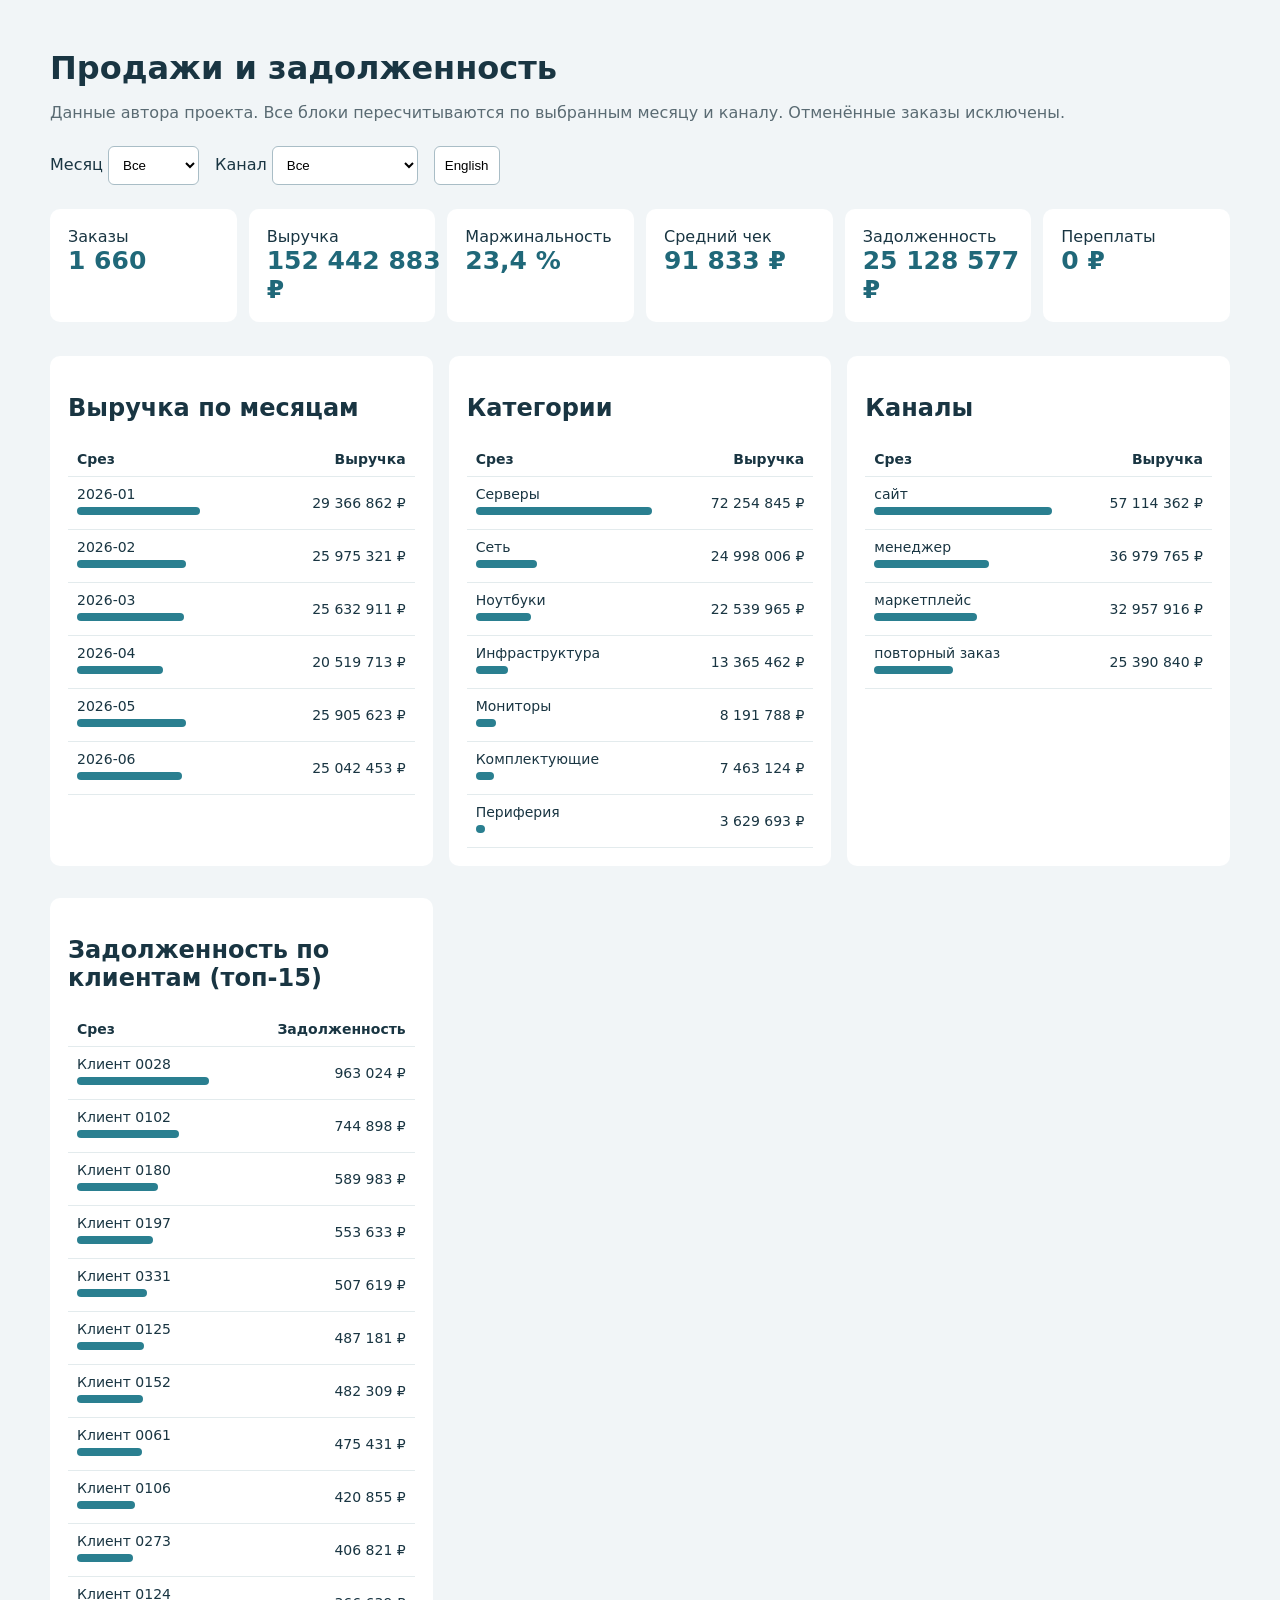
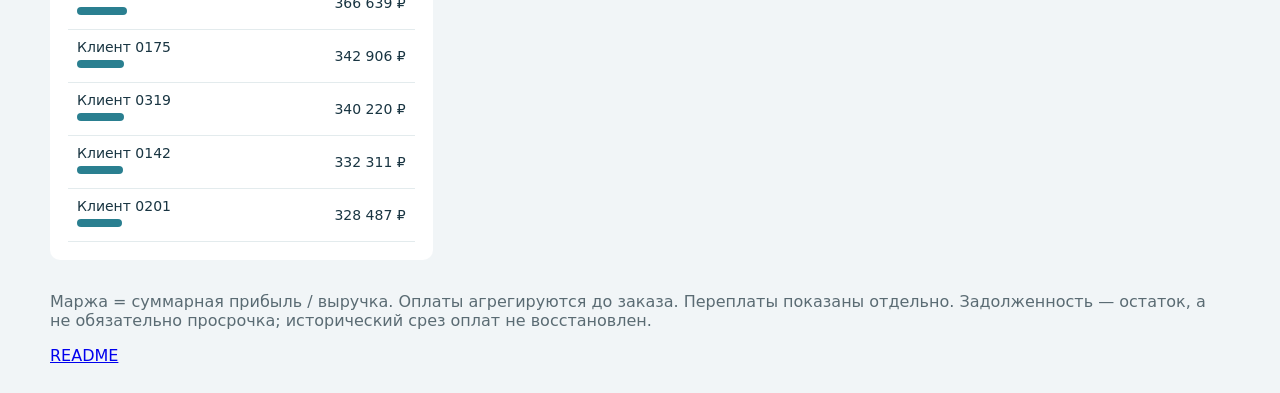
<file: portfolio-projects/04-sql-bi-dashboard/dashboard/index.html>
<!doctype html><html lang="ru"><meta charset="utf-8"><meta name="viewport" content="width=device-width,initial-scale=1">
<title>Продажи · SQL dashboard</title><style>body{margin:0;background:#f1f5f7;color:#193542;font:16px system-ui}main{max-width:1180px;margin:auto;padding:28px}h1{margin-bottom:6px}.muted{color:#5a6b73}select,button{padding:10px;border:1px solid #a9bdc6;border-radius:6px;background:white}.filters{display:flex;gap:16px;flex-wrap:wrap;margin:24px 0}.cards{display:grid;grid-template-columns:repeat(auto-fit,minmax(160px,1fr));gap:12px}.card,section{background:white;border-radius:10px;padding:18px;margin-bottom:16px}.value{font-size:25px;font-weight:650;color:#206879}.panels{display:grid;grid-template-columns:repeat(auto-fit,minmax(380px,1fr));gap:16px;margin-top:18px}table{width:100%;border-collapse:collapse;font-size:14px}td,th{text-align:left;border-bottom:1px solid #e3ebed;padding:9px}td:last-child,th:last-child{text-align:right}.bar{height:8px;background:#2a7f90;border-radius:4px;margin:5px 0}.scroll{overflow:auto}@media(max-width:440px){.panels{grid-template-columns:1fr}main{padding:16px}}</style>
<main><h1 id="title">Продажи и задолженность</h1><p id="description" class="muted"></p>
<div class="filters"><label><span id="monthLabel"></span> <select id="month"></select></label><label><span id="channelLabel"></span> <select id="channel"></select></label><button id="lang">English</button></div>
<div id="cards" class="cards"></div><p id="empty" class="muted"></p><div class="panels"><section><h2 id="monthlyTitle"></h2><div id="monthly" class="scroll"></div></section><section><h2 id="categoryTitle"></h2><div id="categories" class="scroll"></div></section><section><h2 id="channelTitle"></h2><div id="channels" class="scroll"></div></section><section><h2 id="debtTitle"></h2><div id="debtors" class="scroll"></div></section></div>
<p id="limits" class="muted"></p><a href="../README.md">README</a></main><script src="data.js"></script><script src="model.js"></script><script>
let language='ru';const el=id=>document.getElementById(id),data=window.SALES_DATA;
const labels={ru:{title:'Продажи и задолженность',description:'Данные автора проекта. Все блоки пересчитываются по выбранным месяцу и каналу. Отменённые заказы исключены.',monthLabel:'Месяц',channelLabel:'Канал',all:'Все',monthlyTitle:'Выручка по месяцам',categoryTitle:'Категории',channelTitle:'Каналы',debtTitle:'Задолженность по клиентам (топ-15)',empty:'По выбранным условиям заказов нет.',limits:'Маржа = суммарная прибыль / выручка. Оплаты агрегируются до заказа. Переплаты показаны отдельно. Задолженность — остаток, а не обязательно просрочка; исторический срез оплат не восстановлен.',orders:'Заказы',revenue:'Выручка',margin:'Маржинальность',avg_order_value:'Средний чек',receivables:'Задолженность',overpayments:'Переплаты',name:'Срез'},en:{title:'Sales and receivables',description:'Author-provided data. Month and channel filters recalculate every panel. Cancelled orders are excluded.',monthLabel:'Month',channelLabel:'Channel',all:'All',monthlyTitle:'Revenue by month',categoryTitle:'Categories',channelTitle:'Channels',debtTitle:'Receivables by customer (top 15)',empty:'No orders match these filters.',limits:'Margin = total profit / revenue. Payments are aggregated per order. Overpayments are separate. Outstanding balance does not necessarily mean overdue debt; historical payment snapshots are unavailable.',orders:'Orders',revenue:'Revenue',margin:'Margin',avg_order_value:'Average order value',receivables:'Receivables',overpayments:'Overpayments',name:'Group'}};
function options(id,values){const selected=el(id).value;el(id).replaceChildren();for(const v of ['',...values]){const o=document.createElement('option');o.value=v;o.textContent=v||labels[language].all;el(id).append(o)}el(id).value=selected;}
function format(n,key){if(n===null||!Number.isFinite(n))return '—';return new Intl.NumberFormat(language==='ru'?'ru-RU':'en-GB',key==='margin'?{style:'percent',maximumFractionDigits:1}:{maximumFractionDigits:key==='orders'?0:0}).format(n)+(key!=='orders'&&key!=='margin'?' ₽':'');}
function table(id,rows,valueKey){const t=document.createElement('table'),head=document.createElement('tr');for(const text of [labels[language].name,labels[language][valueKey]]){const th=document.createElement('th');th.textContent=text;head.append(th)}t.append(head);const maximum=Math.max(0,...rows.map(x=>x[valueKey]));for(const row of rows){const tr=document.createElement('tr'),td=document.createElement('td'),value=document.createElement('td');td.textContent=row.name;const bar=document.createElement('div');bar.className='bar';bar.style.width=(maximum?row[valueKey]/maximum*100:0)+'%';td.append(bar);value.textContent=format(row[valueKey],valueKey);tr.append(td,value);t.append(tr)}el(id).replaceChildren(t);}
function render(){const l=labels[language];document.documentElement.lang=language;for(const id of ['title','description','monthLabel','channelLabel','monthlyTitle','categoryTitle','channelTitle','debtTitle','limits'])el(id).textContent=l[id];options('month',[...new Set(data.orders.map(o=>o.order_date.slice(0,7)))].sort());options('channel',[...new Set(data.orders.map(o=>o.channel))].sort());const m=SalesModel.aggregate(data,{month:el('month').value,channel:el('channel').value});el('cards').replaceChildren();for(const key of ['orders','revenue','margin','avg_order_value','receivables','overpayments']){const card=document.createElement('div'),label=document.createElement('div'),value=document.createElement('div');card.className='card';label.textContent=l[key];value.className='value';value.textContent=format(m[key],key);card.append(label,value);el('cards').append(card)}el('empty').textContent=m.orders?'':l.empty;table('monthly',m.monthly,'revenue');table('categories',m.categories,'revenue');table('channels',m.channels,'revenue');table('debtors',m.debtors,'receivables');el('lang').textContent=language==='ru'?'English':'Русский';}
el('month').onchange=render;el('channel').onchange=render;el('lang').onclick=()=>{language=language==='ru'?'en':'ru';render()};render();
</script></html>
</file>
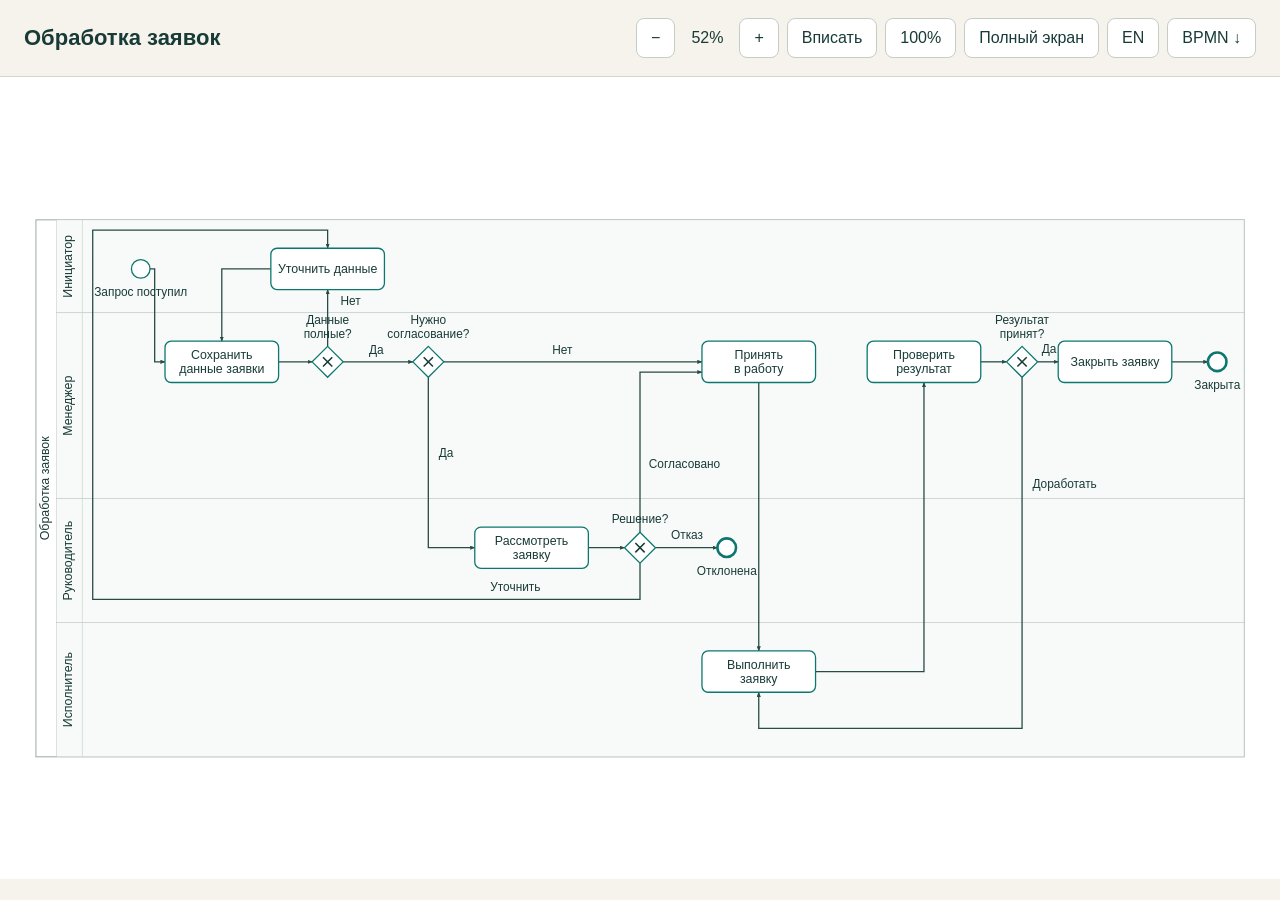
<file: portfolio-projects/02-bpmn-1c-requirements/03-bpmn/viewer.html>
<!doctype html>
<html lang="ru"><head><meta charset="utf-8"><meta name="viewport" content="width=device-width,initial-scale=1"><title>BPMN — обработка заявок</title>
<style>*{box-sizing:border-box}body{margin:0;background:#f6f3ec;color:#183b37;font:16px Arial,sans-serif}header{padding:18px 24px;display:flex;gap:18px;align-items:center;flex-wrap:wrap;border-bottom:1px solid #d9d5ca}h1{font-size:22px;margin:0 auto 0 0}nav{display:flex;gap:8px;flex-wrap:wrap}button,a{font:inherit;color:inherit;border:1px solid #c4cec5;border-radius:8px;padding:10px 14px;background:white;text-decoration:none;cursor:pointer}button:hover,a:hover{border-color:#0c776f}button:focus-visible,a:focus-visible{outline:3px solid #0c776f;outline-offset:2px}#canvas{height:calc(100dvh - 98px);min-height:350px;overflow:hidden;touch-action:none;cursor:grab;background:white;position:relative}#canvas.dragging{cursor:grabbing}img{width:2380px;height:1120px;max-width:none;transform-origin:0 0;user-select:none;pointer-events:none;position:absolute;left:0;top:0}output{min-width:48px;align-self:center;text-align:center}@media(max-width:700px){header{padding:12px;gap:10px}h1{font-size:20px;width:100%}button,a{padding:9px 11px}#canvas{height:calc(100dvh - 144px)}}</style></head>
<body><header><h1 id="title">Обработка заявок</h1><nav aria-label="Управление схемой"><button id="minus" aria-label="Уменьшить">−</button><output id="scale">100%</output><button id="plus" aria-label="Увеличить">+</button><button id="fit">Вписать</button><button id="actual">100%</button><button id="fullscreen">Полный экран</button><button id="language">EN</button><a id="download" href="to-be.bpmn" download>BPMN ↓</a></nav></header><main id="canvas" tabindex="0" aria-label="Схема BPMN: масштаб кнопками или колесом, перемещение перетаскиванием"><img id="diagram" src="to-be.svg" alt="Процесс обработки заявок с четырьмя дорожками ролей" draggable="false"></main>
<script>
const canvas=document.getElementById('canvas'),diagram=document.getElementById('diagram'),scale=document.getElementById('scale');let zoom=1,x=0,y=0,lang='ru';const pointers=new Map();let gesture=null;
function draw(){diagram.style.transform=`translate(${x}px,${y}px) scale(${zoom})`;scale.textContent=Math.round(zoom*100)+'%'}
function setZoom(next,cx=canvas.clientWidth/2,cy=canvas.clientHeight/2){next=Math.min(2.5,Math.max(.08,next));x=cx-(cx-x)*next/zoom;y=cy-(cy-y)*next/zoom;zoom=next;draw()}
function fit(){zoom=Math.min(canvas.clientWidth/2380,canvas.clientHeight/1120)*.96;x=(canvas.clientWidth-2380*zoom)/2;y=(canvas.clientHeight-1120*zoom)/2;draw()}
document.getElementById('plus').onclick=()=>setZoom(zoom*1.3);document.getElementById('minus').onclick=()=>setZoom(zoom/1.3);document.getElementById('fit').onclick=fit;document.getElementById('actual').onclick=()=>setZoom(1);
document.getElementById('fullscreen').onclick=async()=>{try{if(document.fullscreenElement)await document.exitFullscreen();else await canvas.requestFullscreen();fit()}catch{}};
canvas.addEventListener('wheel',e=>{e.preventDefault();const r=canvas.getBoundingClientRect();setZoom(zoom*Math.exp(-e.deltaY*.002),e.clientX-r.left,e.clientY-r.top)},{passive:false});
function resetGesture(){const p=[...pointers.values()];gesture=p.length===2?{dist:Math.hypot(p[0].x-p[1].x,p[0].y-p[1].y),zoom}:null}
canvas.onpointerdown=e=>{canvas.setPointerCapture(e.pointerId);pointers.set(e.pointerId,{x:e.clientX,y:e.clientY});canvas.classList.add('dragging');resetGesture()};
canvas.onpointermove=e=>{const previous=pointers.get(e.pointerId);if(!previous)return;pointers.set(e.pointerId,{x:e.clientX,y:e.clientY});if(pointers.size===1){x+=e.clientX-previous.x;y+=e.clientY-previous.y;draw()}else if(pointers.size===2&&gesture){const p=[...pointers.values()],r=canvas.getBoundingClientRect();setZoom(gesture.zoom*Math.hypot(p[0].x-p[1].x,p[0].y-p[1].y)/Math.max(gesture.dist,1),(p[0].x+p[1].x)/2-r.left,(p[0].y+p[1].y)/2-r.top)}};
function end(e){pointers.delete(e.pointerId);resetGesture();if(!pointers.size)canvas.classList.remove('dragging')}canvas.onpointerup=end;canvas.onpointercancel=end;
canvas.onkeydown=e=>{if(['+','=','-','0','ArrowLeft','ArrowRight','ArrowUp','ArrowDown'].includes(e.key))e.preventDefault();if(e.key==='+'||e.key==='=')setZoom(zoom*1.3);if(e.key==='-')setZoom(zoom/1.3);if(e.key==='0')fit();if(e.key==='ArrowLeft')x+=60;if(e.key==='ArrowRight')x-=60;if(e.key==='ArrowUp')y+=60;if(e.key==='ArrowDown')y-=60;draw()};
document.getElementById('language').onclick=()=>{lang=lang==='ru'?'en':'ru';const ru=lang==='ru';document.documentElement.lang=lang;diagram.src=ru?'to-be.svg':'to-be.en.svg';diagram.alt=ru?'Процесс обработки заявок с четырьмя дорожками ролей':'Request process with four role lanes';document.getElementById('title').textContent=ru?'Обработка заявок':'Request processing';document.getElementById('fit').textContent=ru?'Вписать':'Fit';document.getElementById('fullscreen').textContent=ru?'Полный экран':'Fullscreen';document.getElementById('language').textContent=ru?'EN':'RU';document.getElementById('download').href=ru?'to-be.bpmn':'to-be.en.bpmn';document.getElementById('minus').ariaLabel=ru?'Уменьшить':'Zoom out';document.getElementById('plus').ariaLabel=ru?'Увеличить':'Zoom in'};
diagram.onload=fit;window.addEventListener('resize',fit);
</script></body></html>
</file>
